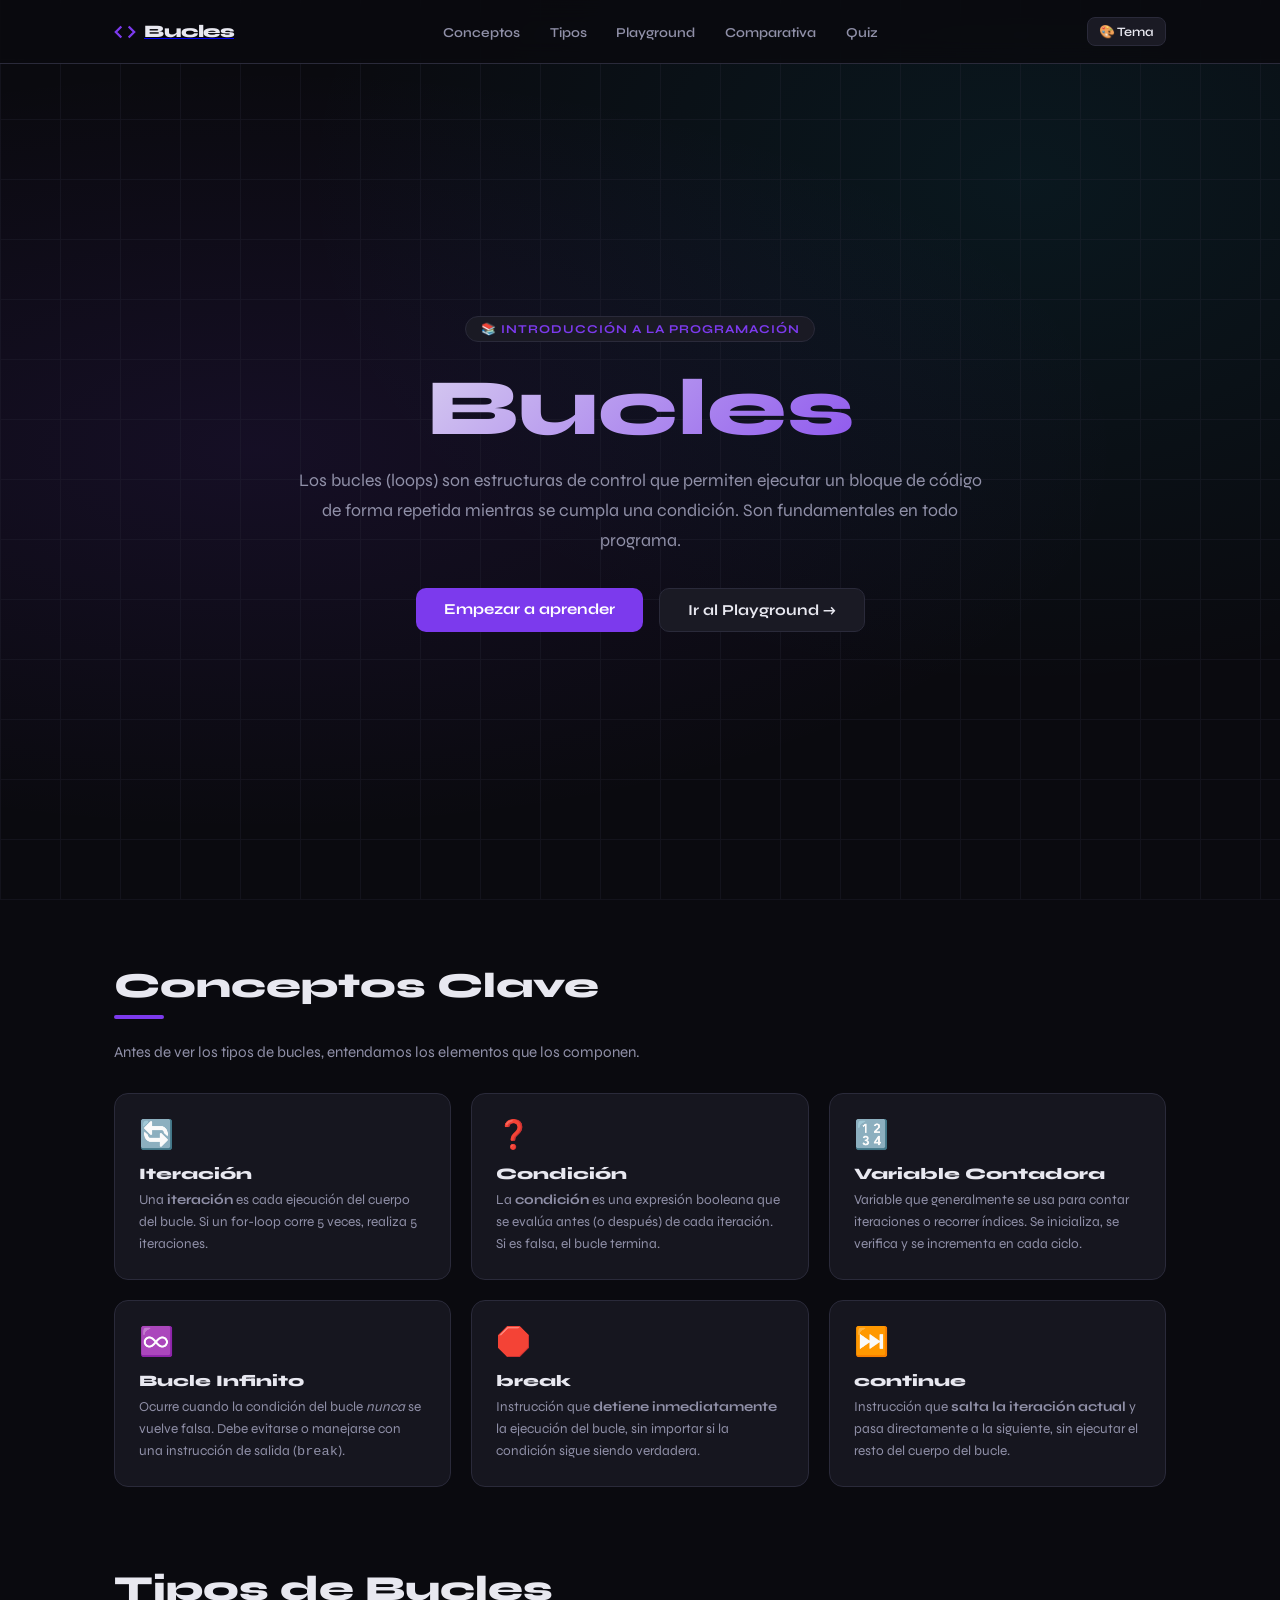
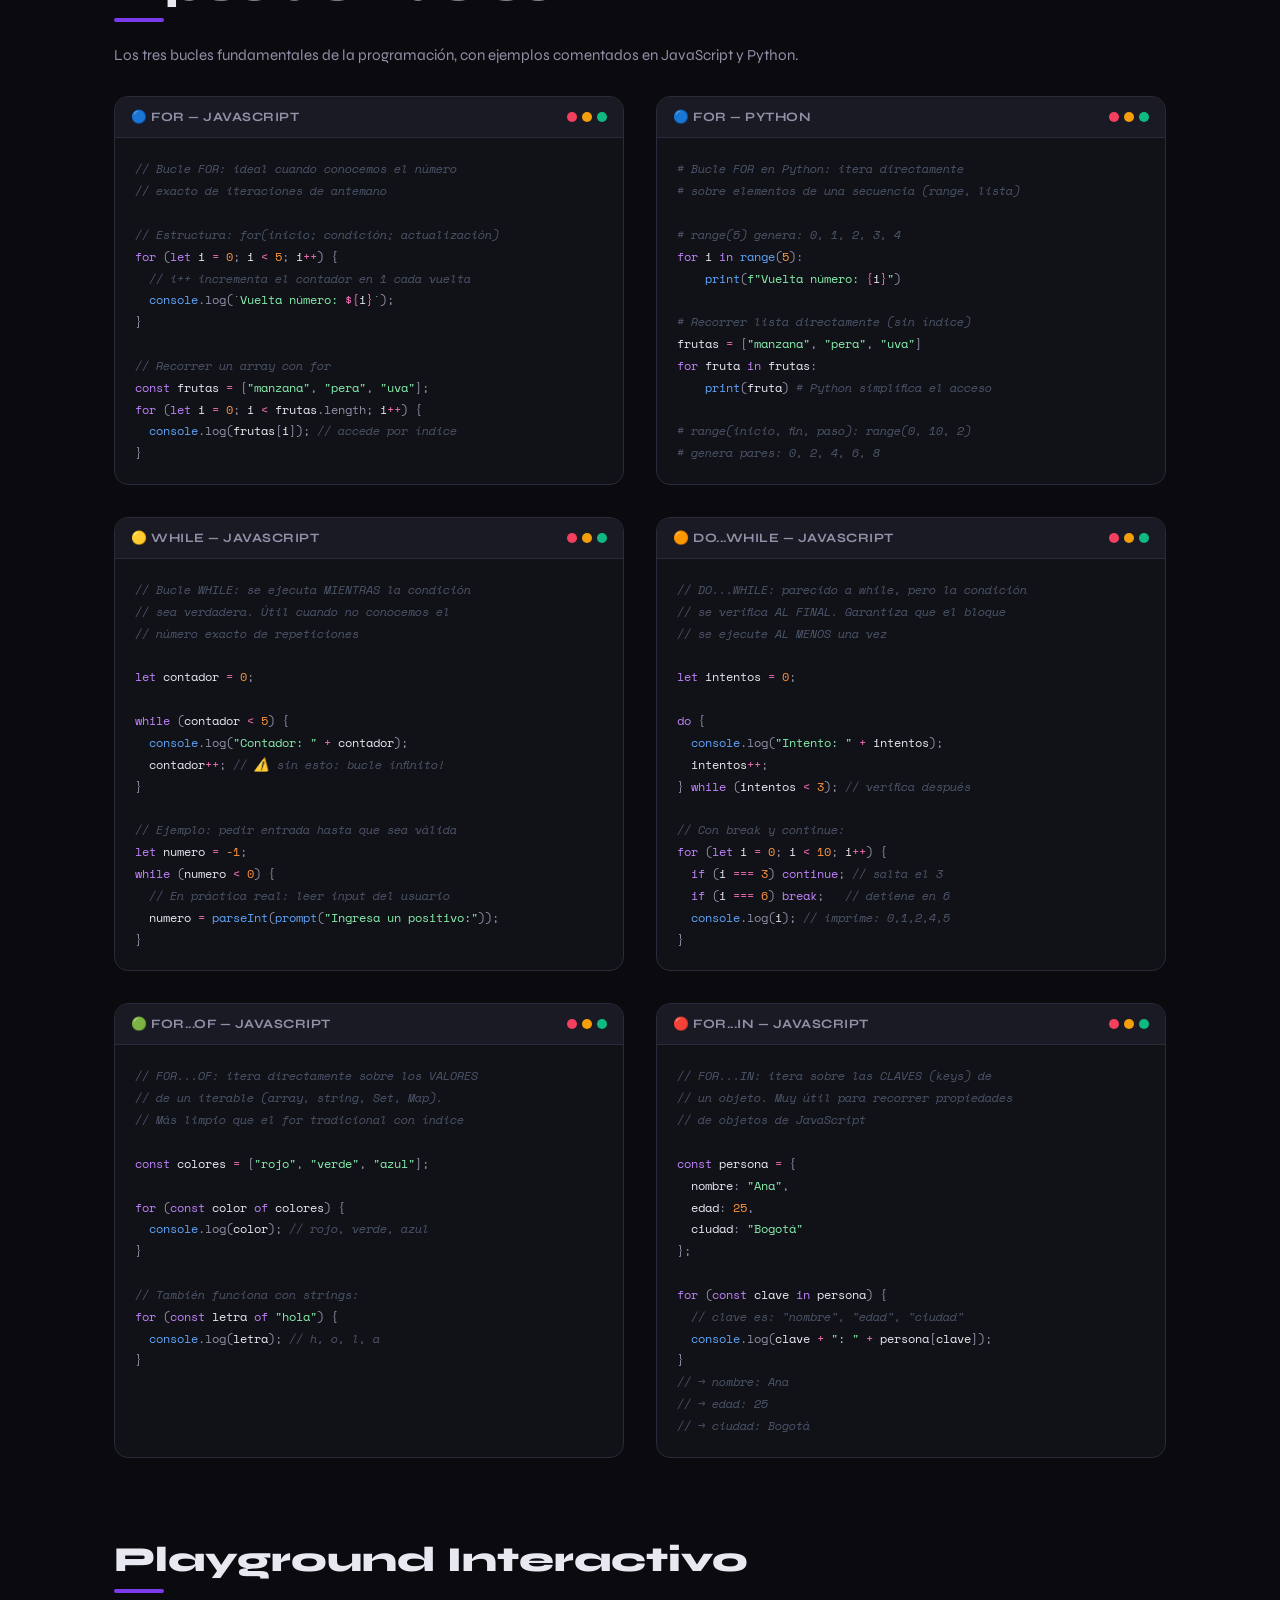
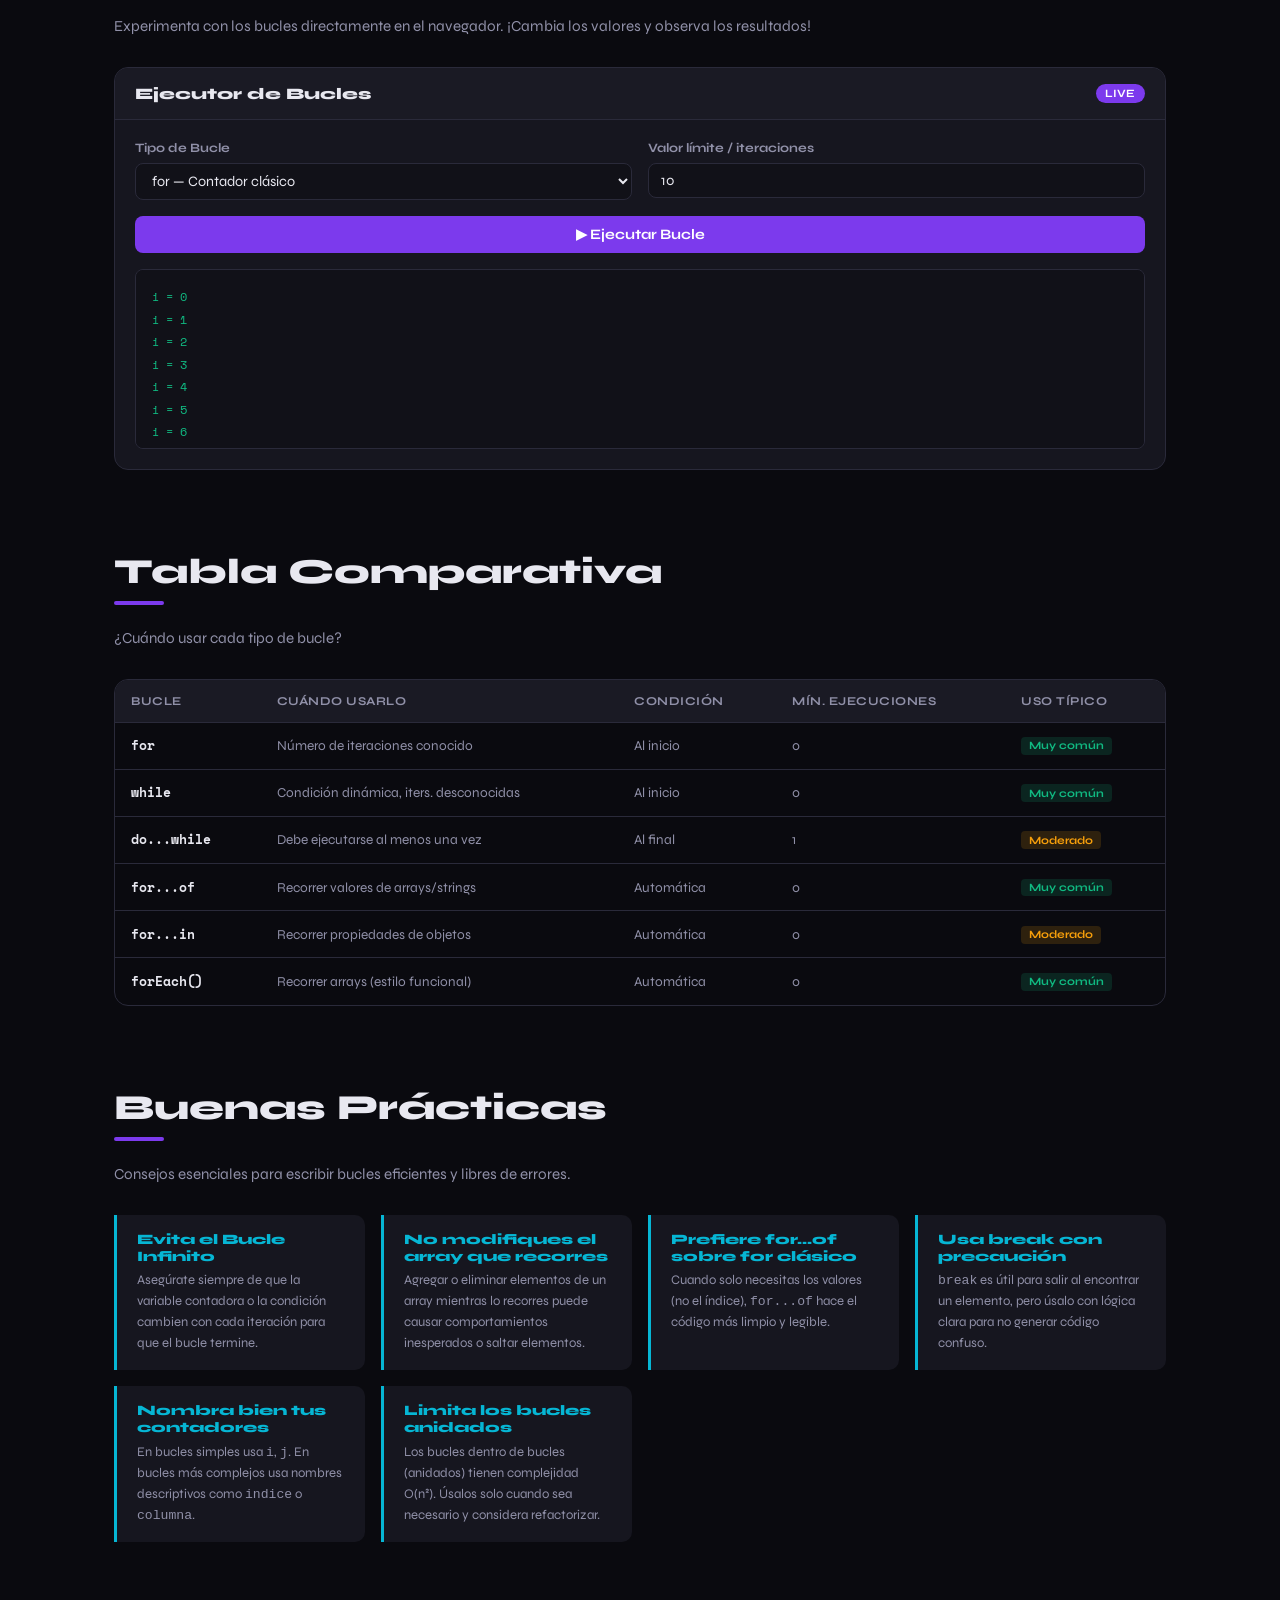
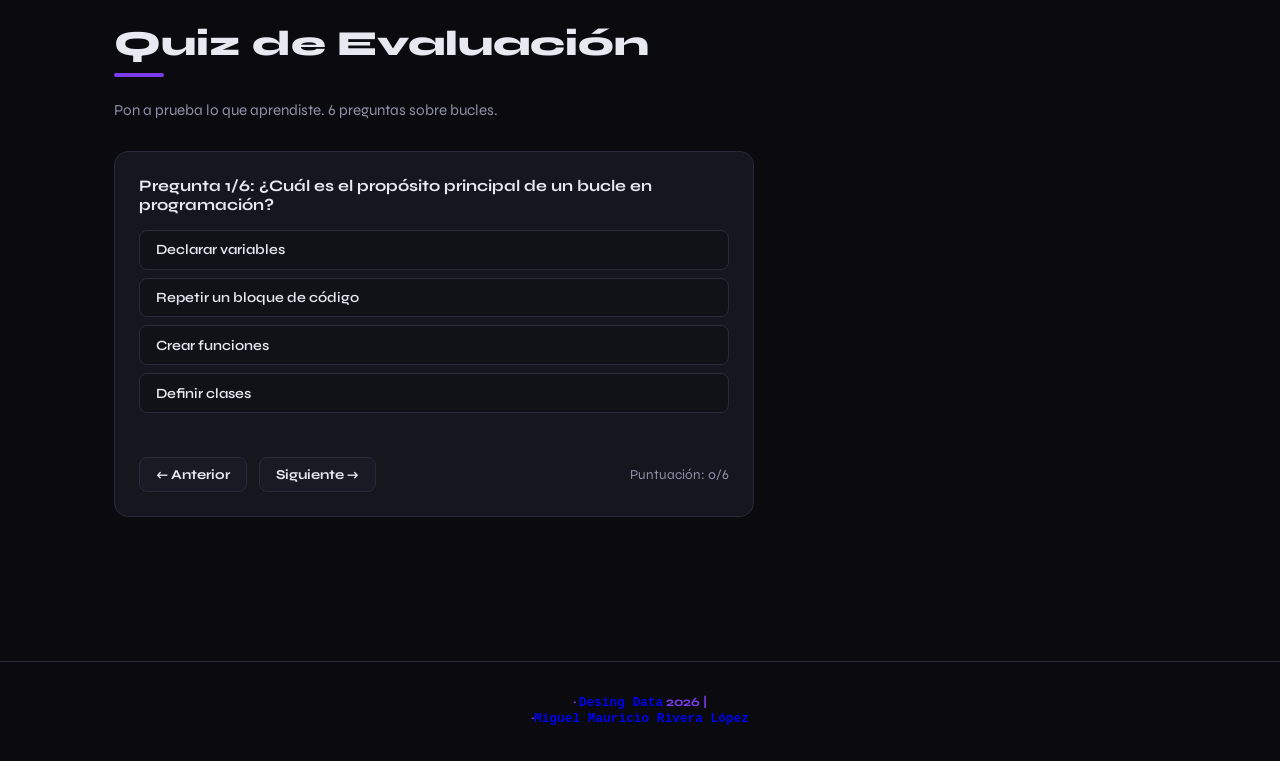
<file: bucles/index.html>
<!DOCTYPE html>
<html lang="es" data-theme="dark">

<head>
  <meta charset="UTF-8">
  <meta name="viewport" content="width=device-width, initial-scale=1.0">
  <meta name="description" content="Bucles en Introducción a la Programación">
  <title>Bucles en Introducción a la Programación</title>
  <link rel="icon" href="https://desingdata.github.io/desingdata/img/DesingData_favicon-96x96.png" sizes="96x96"
    type="image/png">
  <link
    href="https://fonts.googleapis.com/css2?family=Space+Mono:wght@400;700&family=Syne:wght@400;600;800&display=swap"
    rel="stylesheet">
  <link rel="stylesheet" href="css/styles.css">
</head>

<body>

  <!-- ===== NAVBAR ===== -->
  <!-- Barra de navegación con menú hamburguesa para móvil y selector de tema -->
  <nav>
    <div class="nav-inner">
      <div class="nav-logo">
        <svg width="22" height="22" viewBox="0 0 24 24" fill="none" stroke="currentColor" stroke-width="2.5">
          <polyline points="16 18 22 12 16 6" />
          <polyline points="8 6 2 12 8 18" />
        </svg>
        <a href="#inicio"><span>Bucles</span></a>
      </div>

      <!-- Links visibles en desktop -->
      <ul class="nav-links">
        <li><a href="#conceptos">Conceptos</a></li>
        <li><a href="#tipos">Tipos</a></li>
        <li><a href="#playground">Playground</a></li>
        <li><a href="#comparativa">Comparativa</a></li>
        <li><a href="#quiz">Quiz</a></li>
      </ul>

      <div class="nav-controls">
        <!-- Selector de tema con dropdown -->
        <div class="theme-dropdown">
          <button class="theme-btn" id="themeBtn" onclick="toggleThemeMenu()">🎨 Tema</button>
          <div class="theme-menu" id="themeMenu">
            <button onclick="setTheme('dark')" class="active" id="t-dark">
              <span class="dot" style="background:#7c3aed"></span> Oscuro
            </button>
            <button onclick="setTheme('light')" id="t-light">
              <span class="dot" style="background:#f4f4f8;border:1px solid #ccc"></span> Claro
            </button>
            <button onclick="setTheme('ocean')" id="t-ocean">
              <span class="dot" style="background:#00d4ff"></span> Océano
            </button>
            <button onclick="setTheme('forest')" id="t-forest">
              <span class="dot" style="background:#22c55e"></span> Bosque
            </button>
            <button onclick="setTheme('sunset')" id="t-sunset">
              <span class="dot" style="background:#f97316"></span> Atardecer
            </button>
          </div>
        </div>

        <!-- Botón hamburguesa para menú móvil -->
        <button class="hamburger" id="hamburger" onclick="toggleMenu()" aria-label="Menú">
          <span></span><span></span><span></span>
        </button>
      </div>
    </div>
  </nav>

  <!-- Menú desplegable móvil -->
  <div class="mobile-menu" id="mobileMenu">
    <ul>
      <li><a href="#conceptos" onclick="closeMenu()">Conceptos</a></li>
      <li><a href="#tipos" onclick="closeMenu()">Tipos de Bucles</a></li>
      <li><a href="#playground" onclick="closeMenu()">Playground</a></li>
      <li><a href="#comparativa" onclick="closeMenu()">Comparativa</a></li>
      <li><a href="#tips" onclick="closeMenu()">Tips</a></li>
      <li><a href="#quiz" onclick="closeMenu()">Quiz</a></li>
    </ul>
  </div>

  <!-- ===== HERO ===== -->
  <!-- Sección de bienvenida con descripción del tema -->
  <div class="hero" id="inicio">
    <div class="hero-content fade-up">
      <div class="hero-badge">📚 Introducción a la Programación</div>
      <h1>Bucles</h1>
      <p>Los bucles (loops) son estructuras de control que permiten ejecutar un bloque de código de forma repetida
        mientras se cumpla una condición. Son fundamentales en todo programa.</p>
      <div class="hero-btns">
        <a href="#conceptos" class="btn-primary">Empezar a aprender</a>
        <a href="#playground" class="btn-secondary">Ir al Playground →</a>
      </div>
    </div>
  </div>

  <!-- ===== MAIN ===== -->
  <main>

    <!-- SECCIÓN: CONCEPTOS CLAVE -->
    <section id="conceptos">
      <h2>Conceptos Clave</h2>
      <div class="sep"></div>
      <p class="section-sub">Antes de ver los tipos de bucles, entendamos los elementos que los componen.</p>
      <div class="cards">

        <!-- Iteración: una vuelta del bucle -->
        <div class="card">
          <div class="card-icon">🔄</div>
          <h3>Iteración</h3>
          <p>Una <strong>iteración</strong> es cada ejecución del cuerpo del bucle. Si un for-loop corre 5 veces,
            realiza 5 iteraciones.</p>
        </div>

        <!-- Condición: regla que decide si continúa -->
        <div class="card">
          <div class="card-icon">❓</div>
          <h3>Condición</h3>
          <p>La <strong>condición</strong> es una expresión booleana que se evalúa antes (o después) de cada iteración.
            Si es falsa, el bucle termina.</p>
        </div>

        <!-- Contador: variable que lleva la cuenta -->
        <div class="card">
          <div class="card-icon">🔢</div>
          <h3>Variable Contadora</h3>
          <p>Variable que generalmente se usa para contar iteraciones o recorrer índices. Se inicializa, se verifica y
            se incrementa en cada ciclo.</p>
        </div>

        <!-- Bucle infinito: cuando la condición nunca es falsa -->
        <div class="card">
          <div class="card-icon">♾️</div>
          <h3>Bucle Infinito</h3>
          <p>Ocurre cuando la condición del bucle <em>nunca</em> se vuelve falsa. Debe evitarse o manejarse con una
            instrucción de salida (<code>break</code>).</p>
        </div>

        <!-- break: salida forzada del bucle -->
        <div class="card">
          <div class="card-icon">🛑</div>
          <h3>break</h3>
          <p>Instrucción que <strong>detiene inmediatamente</strong> la ejecución del bucle, sin importar si la
            condición sigue siendo verdadera.</p>
        </div>

        <!-- continue: salta al siguiente ciclo -->
        <div class="card">
          <div class="card-icon">⏭️</div>
          <h3>continue</h3>
          <p>Instrucción que <strong>salta la iteración actual</strong> y pasa directamente a la siguiente, sin ejecutar
            el resto del cuerpo del bucle.</p>
        </div>

      </div>
    </section>

    <!-- SECCIÓN: TIPOS DE BUCLES -->
    <section id="tipos">
      <h2>Tipos de Bucles</h2>
      <div class="sep"></div>
      <p class="section-sub">Los tres bucles fundamentales de la programación, con ejemplos comentados en JavaScript y
        Python.</p>

      <div class="code-section">

        <!-- BUCLE FOR: cuando sabes cuántas veces repetir -->
        <div class="code-block">
          <div class="code-header">
            <span class="code-title">🔵 for — JavaScript</span>
            <div class="dots"><span class="dot-r"></span><span class="dot-y"></span><span class="dot-g"></span></div>
          </div>
          <pre><span class="cmt">// Bucle FOR: ideal cuando conocemos el número
// exacto de iteraciones de antemano</span>

<span class="cmt">// Estructura: for(inicio; condición; actualización)</span>
<span class="kw">for</span> (<span class="kw">let</span> <span class="var">i</span> <span class="op">=</span> <span class="num">0</span>; <span class="var">i</span> <span class="op">&lt;</span> <span class="num">5</span>; <span class="var">i</span><span class="op">++</span>) {
  <span class="cmt">// i++ incrementa el contador en 1 cada vuelta</span>
  <span class="fn">console</span>.log(<span class="str">`Vuelta número: </span><span class="op">${</span><span class="var">i</span><span class="op">}</span><span class="str">`</span>);
}

<span class="cmt">// Recorrer un array con for</span>
<span class="kw">const</span> <span class="var">frutas</span> <span class="op">=</span> [<span class="str">"manzana"</span>, <span class="str">"pera"</span>, <span class="str">"uva"</span>];
<span class="kw">for</span> (<span class="kw">let</span> <span class="var">i</span> <span class="op">=</span> <span class="num">0</span>; <span class="var">i</span> <span class="op">&lt;</span> <span class="var">frutas</span>.length; <span class="var">i</span><span class="op">++</span>) {
  <span class="fn">console</span>.log(<span class="var">frutas</span>[<span class="var">i</span>]); <span class="cmt">// accede por índice</span>
}</pre>
        </div>

        <!-- BUCLE FOR en Python -->
        <div class="code-block">
          <div class="code-header">
            <span class="code-title">🔵 for — Python</span>
            <div class="dots"><span class="dot-r"></span><span class="dot-y"></span><span class="dot-g"></span></div>
          </div>
          <pre><span class="cmt"># Bucle FOR en Python: itera directamente
# sobre elementos de una secuencia (range, lista)</span>

<span class="cmt"># range(5) genera: 0, 1, 2, 3, 4</span>
<span class="kw">for</span> <span class="var">i</span> <span class="kw">in</span> <span class="fn">range</span>(<span class="num">5</span>):
    <span class="fn">print</span>(<span class="str">f"Vuelta número: </span><span class="op">{</span><span class="var">i</span><span class="op">}</span><span class="str">"</span>)

<span class="cmt"># Recorrer lista directamente (sin índice)</span>
<span class="var">frutas</span> <span class="op">=</span> [<span class="str">"manzana"</span>, <span class="str">"pera"</span>, <span class="str">"uva"</span>]
<span class="kw">for</span> <span class="var">fruta</span> <span class="kw">in</span> <span class="var">frutas</span>:
    <span class="fn">print</span>(<span class="var">fruta</span>) <span class="cmt"># Python simplifica el acceso</span>

<span class="cmt"># range(inicio, fin, paso): range(0, 10, 2)
# genera pares: 0, 2, 4, 6, 8</span></pre>
        </div>

        <!-- BUCLE WHILE: cuando no sabes cuántas veces -->
        <div class="code-block">
          <div class="code-header">
            <span class="code-title">🟡 while — JavaScript</span>
            <div class="dots"><span class="dot-r"></span><span class="dot-y"></span><span class="dot-g"></span></div>
          </div>
          <pre><span class="cmt">// Bucle WHILE: se ejecuta MIENTRAS la condición
// sea verdadera. Útil cuando no conocemos el
// número exacto de repeticiones</span>

<span class="kw">let</span> <span class="var">contador</span> <span class="op">=</span> <span class="num">0</span>;

<span class="kw">while</span> (<span class="var">contador</span> <span class="op">&lt;</span> <span class="num">5</span>) {
  <span class="fn">console</span>.log(<span class="str">"Contador: "</span> <span class="op">+</span> <span class="var">contador</span>);
  <span class="var">contador</span><span class="op">++</span>; <span class="cmt">// ⚠️ sin esto: bucle infinito!</span>
}

<span class="cmt">// Ejemplo: pedir entrada hasta que sea válida</span>
<span class="kw">let</span> <span class="var">numero</span> <span class="op">=</span> <span class="num">-1</span>;
<span class="kw">while</span> (<span class="var">numero</span> <span class="op">&lt;</span> <span class="num">0</span>) {
  <span class="cmt">// En práctica real: leer input del usuario</span>
  <span class="var">numero</span> <span class="op">=</span> <span class="fn">parseInt</span>(<span class="fn">prompt</span>(<span class="str">"Ingresa un positivo:"</span>));
}</pre>
        </div>

        <!-- BUCLE DO-WHILE: ejecuta al menos una vez -->
        <div class="code-block">
          <div class="code-header">
            <span class="code-title">🟠 do...while — JavaScript</span>
            <div class="dots"><span class="dot-r"></span><span class="dot-y"></span><span class="dot-g"></span></div>
          </div>
          <pre><span class="cmt">// DO...WHILE: parecido a while, pero la condición
// se verifica AL FINAL. Garantiza que el bloque
// se ejecute AL MENOS una vez</span>

<span class="kw">let</span> <span class="var">intentos</span> <span class="op">=</span> <span class="num">0</span>;

<span class="kw">do</span> {
  <span class="fn">console</span>.log(<span class="str">"Intento: "</span> <span class="op">+</span> <span class="var">intentos</span>);
  <span class="var">intentos</span><span class="op">++</span>;
} <span class="kw">while</span> (<span class="var">intentos</span> <span class="op">&lt;</span> <span class="num">3</span>); <span class="cmt">// verifica después</span>

<span class="cmt">// Con break y continue:</span>
<span class="kw">for</span> (<span class="kw">let</span> <span class="var">i</span> <span class="op">=</span> <span class="num">0</span>; <span class="var">i</span> <span class="op">&lt;</span> <span class="num">10</span>; <span class="var">i</span><span class="op">++</span>) {
  <span class="kw">if</span> (<span class="var">i</span> <span class="op">===</span> <span class="num">3</span>) <span class="kw">continue</span>; <span class="cmt">// salta el 3</span>
  <span class="kw">if</span> (<span class="var">i</span> <span class="op">===</span> <span class="num">6</span>) <span class="kw">break</span>;   <span class="cmt">// detiene en 6</span>
  <span class="fn">console</span>.log(<span class="var">i</span>); <span class="cmt">// imprime: 0,1,2,4,5</span>
}</pre>
        </div>

        <!-- FOR...OF: recorre valores de iterables -->
        <div class="code-block">
          <div class="code-header">
            <span class="code-title">🟢 for...of — JavaScript</span>
            <div class="dots"><span class="dot-r"></span><span class="dot-y"></span><span class="dot-g"></span></div>
          </div>
          <pre><span class="cmt">// FOR...OF: itera directamente sobre los VALORES
// de un iterable (array, string, Set, Map).
// Más limpio que el for tradicional con índice</span>

<span class="kw">const</span> <span class="var">colores</span> <span class="op">=</span> [<span class="str">"rojo"</span>, <span class="str">"verde"</span>, <span class="str">"azul"</span>];

<span class="kw">for</span> (<span class="kw">const</span> <span class="var">color</span> <span class="kw">of</span> <span class="var">colores</span>) {
  <span class="fn">console</span>.log(<span class="var">color</span>); <span class="cmt">// rojo, verde, azul</span>
}

<span class="cmt">// También funciona con strings:</span>
<span class="kw">for</span> (<span class="kw">const</span> <span class="var">letra</span> <span class="kw">of</span> <span class="str">"hola"</span>) {
  <span class="fn">console</span>.log(<span class="var">letra</span>); <span class="cmt">// h, o, l, a</span>
}</pre>
        </div>

        <!-- FOR...IN: recorre propiedades de objetos -->
        <div class="code-block">
          <div class="code-header">
            <span class="code-title">🔴 for...in — JavaScript</span>
            <div class="dots"><span class="dot-r"></span><span class="dot-y"></span><span class="dot-g"></span></div>
          </div>
          <pre><span class="cmt">// FOR...IN: itera sobre las CLAVES (keys) de
// un objeto. Muy útil para recorrer propiedades
// de objetos de JavaScript</span>

<span class="kw">const</span> <span class="var">persona</span> <span class="op">=</span> {
  <span class="var">nombre</span>: <span class="str">"Ana"</span>,
  <span class="var">edad</span>: <span class="num">25</span>,
  <span class="var">ciudad</span>: <span class="str">"Bogotá"</span>
};

<span class="kw">for</span> (<span class="kw">const</span> <span class="var">clave</span> <span class="kw">in</span> <span class="var">persona</span>) {
  <span class="cmt">// clave es: "nombre", "edad", "ciudad"</span>
  <span class="fn">console</span>.log(<span class="var">clave</span> <span class="op">+</span> <span class="str">": "</span> <span class="op">+</span> <span class="var">persona</span>[<span class="var">clave</span>]);
}
<span class="cmt">// → nombre: Ana
// → edad: 25
// → ciudad: Bogotá</span></pre>
        </div>

      </div>
    </section>

    <!-- SECCIÓN: PLAYGROUND -->
    <!-- Área interactiva para experimentar con bucles en tiempo real -->
    <section id="playground">
      <h2>Playground Interactivo</h2>
      <div class="sep"></div>
      <p class="section-sub">Experimenta con los bucles directamente en el navegador. ¡Cambia los valores y observa los
        resultados!</p>

      <div class="playground">
        <div class="playground-header">
          <h3>Ejecutor de Bucles</h3>
          <span class="tag">LIVE</span>
        </div>
        <div class="playground-body">

          <div>
            <label for="loopType">Tipo de Bucle</label>
            <select class="pg-select" id="loopType">
              <option value="for">for — Contador clásico</option>
              <option value="while">while — Condición</option>
              <option value="dowhile">do...while — Al menos 1 vez</option>
              <option value="forof">for...of — Recorrer array</option>
              <option value="fizz">FizzBuzz — Ejemplo clásico</option>
              <option value="tabla">Tabla de multiplicar</option>
              <option value="sumar">Sumar elementos de array</option>
            </select>
          </div>

          <div>
            <label for="loopLimit">Valor límite / iteraciones</label>
            <input class="pg-input" type="number" id="loopLimit" value="10" min="1" max="50">
          </div>

          <button class="pg-run-btn" onclick="runLoop()">▶ Ejecutar Bucle</button>

          <div class="pg-output" id="pgOutput">
            <span style="color:var(--text2)">// El resultado aparecerá aquí...</span>
          </div>

        </div>
      </div>
    </section>

    <!-- SECCIÓN: COMPARATIVA -->
    <section id="comparativa">
      <h2>Tabla Comparativa</h2>
      <div class="sep"></div>
      <p class="section-sub">¿Cuándo usar cada tipo de bucle?</p>

      <div class="table-wrap">
        <table>
          <thead>
            <tr>
              <th>Bucle</th>
              <th>Cuándo usarlo</th>
              <th>Condición</th>
              <th>Mín. ejecuciones</th>
              <th>Uso típico</th>
            </tr>
          </thead>
          <tbody>
            <tr>
              <td>for</td>
              <td>Número de iteraciones conocido</td>
              <td>Al inicio</td>
              <td>0</td>
              <td><span class="badge good">Muy común</span></td>
            </tr>
            <tr>
              <td>while</td>
              <td>Condición dinámica, iters. desconocidas</td>
              <td>Al inicio</td>
              <td>0</td>
              <td><span class="badge good">Muy común</span></td>
            </tr>
            <tr>
              <td>do...while</td>
              <td>Debe ejecutarse al menos una vez</td>
              <td>Al final</td>
              <td>1</td>
              <td><span class="badge med">Moderado</span></td>
            </tr>
            <tr>
              <td>for...of</td>
              <td>Recorrer valores de arrays/strings</td>
              <td>Automática</td>
              <td>0</td>
              <td><span class="badge good">Muy común</span></td>
            </tr>
            <tr>
              <td>for...in</td>
              <td>Recorrer propiedades de objetos</td>
              <td>Automática</td>
              <td>0</td>
              <td><span class="badge med">Moderado</span></td>
            </tr>
            <tr>
              <td>forEach()</td>
              <td>Recorrer arrays (estilo funcional)</td>
              <td>Automática</td>
              <td>0</td>
              <td><span class="badge good">Muy común</span></td>
            </tr>
          </tbody>
        </table>
      </div>
    </section>

    <!-- SECCIÓN: TIPS -->
    <section id="tips">
      <h2>Buenas Prácticas</h2>
      <div class="sep"></div>
      <p class="section-sub">Consejos esenciales para escribir bucles eficientes y libres de errores.</p>
      <div class="tips-grid">
        <div class="tip">
          <h4>Evita el Bucle Infinito</h4>
          <p>Asegúrate siempre de que la variable contadora o la condición cambien con cada iteración para que el bucle
            termine.</p>
        </div>
        <div class="tip">
          <h4>No modifiques el array que recorres</h4>
          <p>Agregar o eliminar elementos de un array mientras lo recorres puede causar comportamientos inesperados o
            saltar elementos.</p>
        </div>
        <div class="tip">
          <h4>Prefiere for...of sobre for clásico</h4>
          <p>Cuando solo necesitas los valores (no el índice), <code>for...of</code> hace el código más limpio y
            legible.</p>
        </div>
        <div class="tip">
          <h4>Usa break con precaución</h4>
          <p><code>break</code> es útil para salir al encontrar un elemento, pero úsalo con lógica clara para no generar
            código confuso.</p>
        </div>
        <div class="tip">
          <h4>Nombra bien tus contadores</h4>
          <p>En bucles simples usa <code>i</code>, <code>j</code>. En bucles más complejos usa nombres descriptivos como
            <code>indice</code> o <code>columna</code>.</p>
        </div>
        <div class="tip">
          <h4>Limita los bucles anidados</h4>
          <p>Los bucles dentro de bucles (anidados) tienen complejidad O(n²). Úsalos solo cuando sea necesario y
            considera refactorizar.</p>
        </div>
      </div>
    </section>

    <!-- SECCIÓN: QUIZ -->
    <!-- Mini evaluación interactiva para reforzar el aprendizaje -->
    <section id="quiz">
      <h2>Quiz de Evaluación</h2>
      <div class="sep"></div>
      <p class="section-sub">Pon a prueba lo que aprendiste. 6 preguntas sobre bucles.</p>
      <div class="quiz-card">
        <p class="quiz-q" id="quizQuestion"></p>
        <div class="quiz-opts" id="quizOpts"></div>
        <p class="quiz-feedback" id="quizFeedback"></p>
        <div class="quiz-nav">
          <button onclick="prevQ()">← Anterior</button>
          <button onclick="nextQ()">Siguiente →</button>
          <span class="quiz-score" id="quizScore"></span>
        </div>
      </div>
    </section>

  </main>

  <!-- ===== FOOTER ===== -->
  <footer>
    <p><strong>· <a style="text-decoration: none;" href="https://desingdata.github.io/desingdata/"
          target="_blank"><code>Desing
        Data</code> </a> 2026 |</strong></p>
    <p><strong>·<a style="text-decoration: none;" href="https://miguelmauricioriveralopez18686.github.io/mrlPortafolio/"
          target="_blank"><code>Miguel Mauricio Rivera López</a></strong></p>
</footer>

<script src="js/script.js"></script>
</body>
</html>
</file>
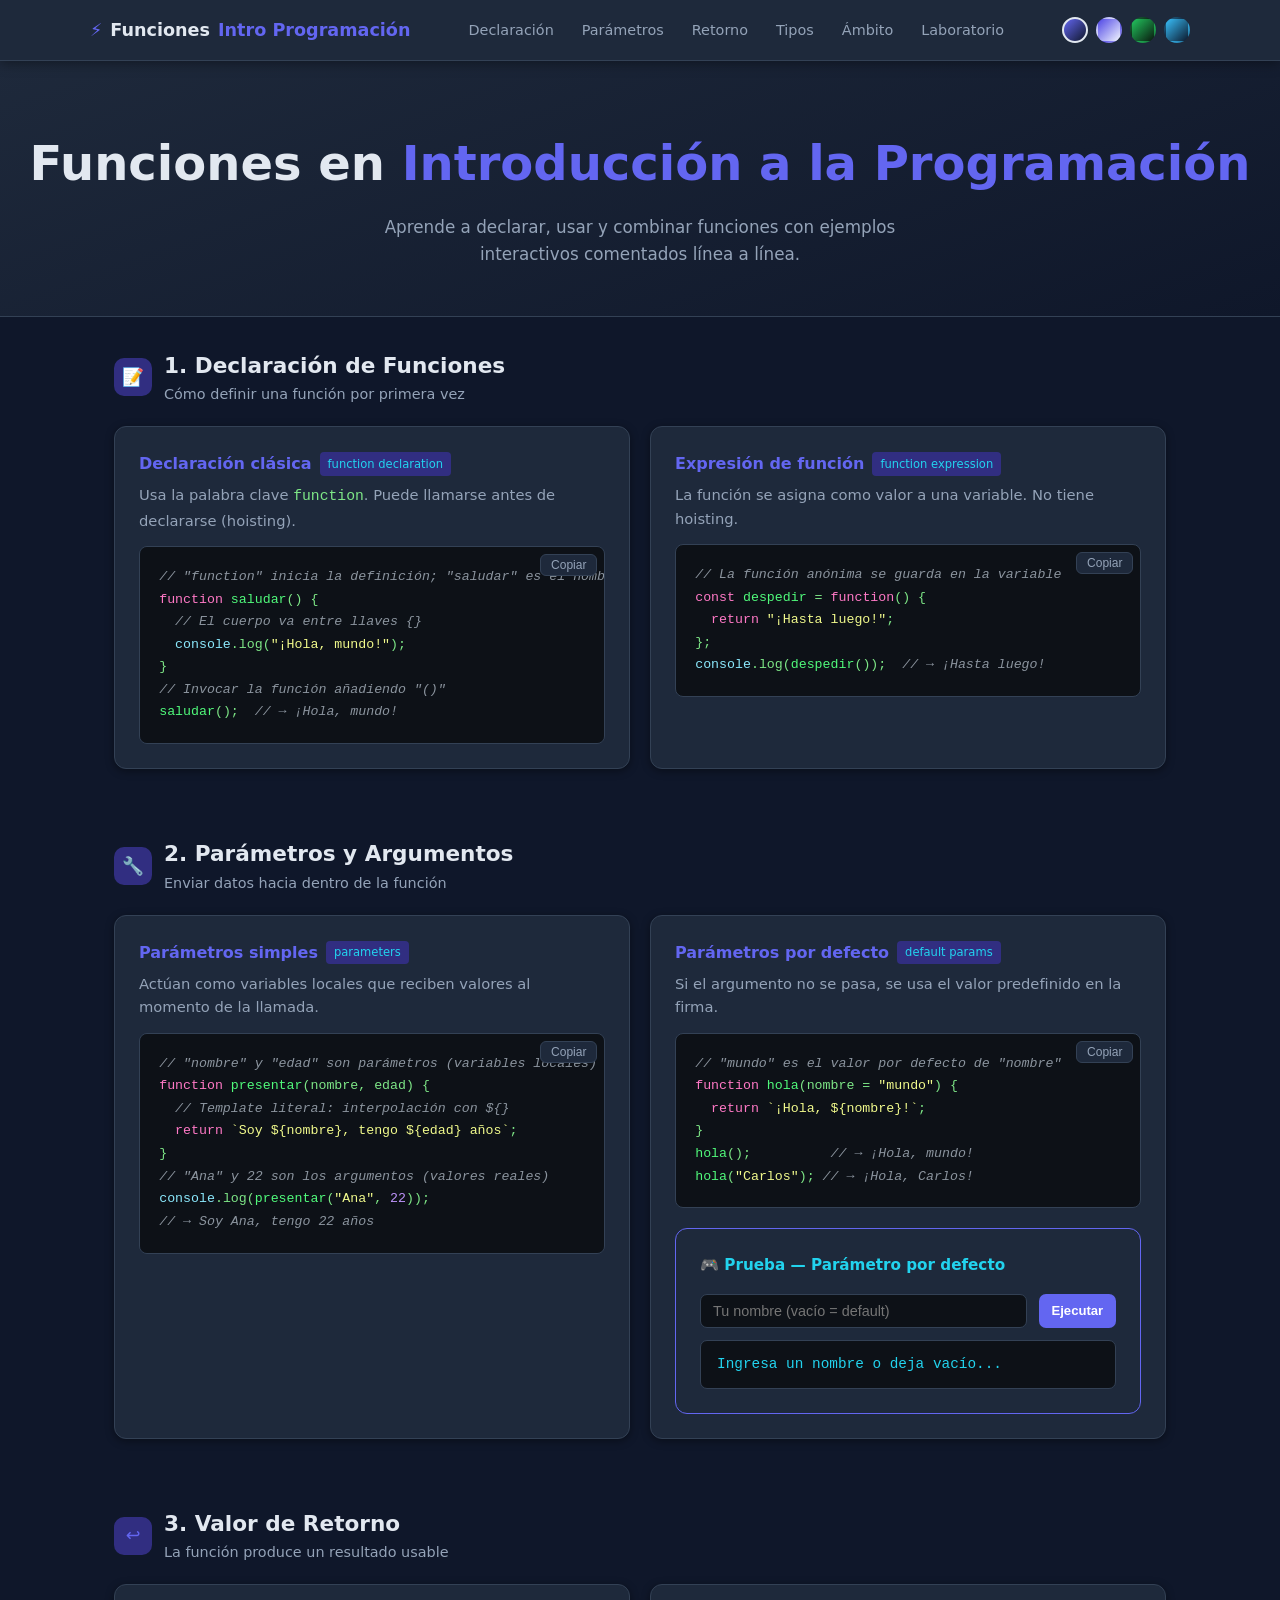
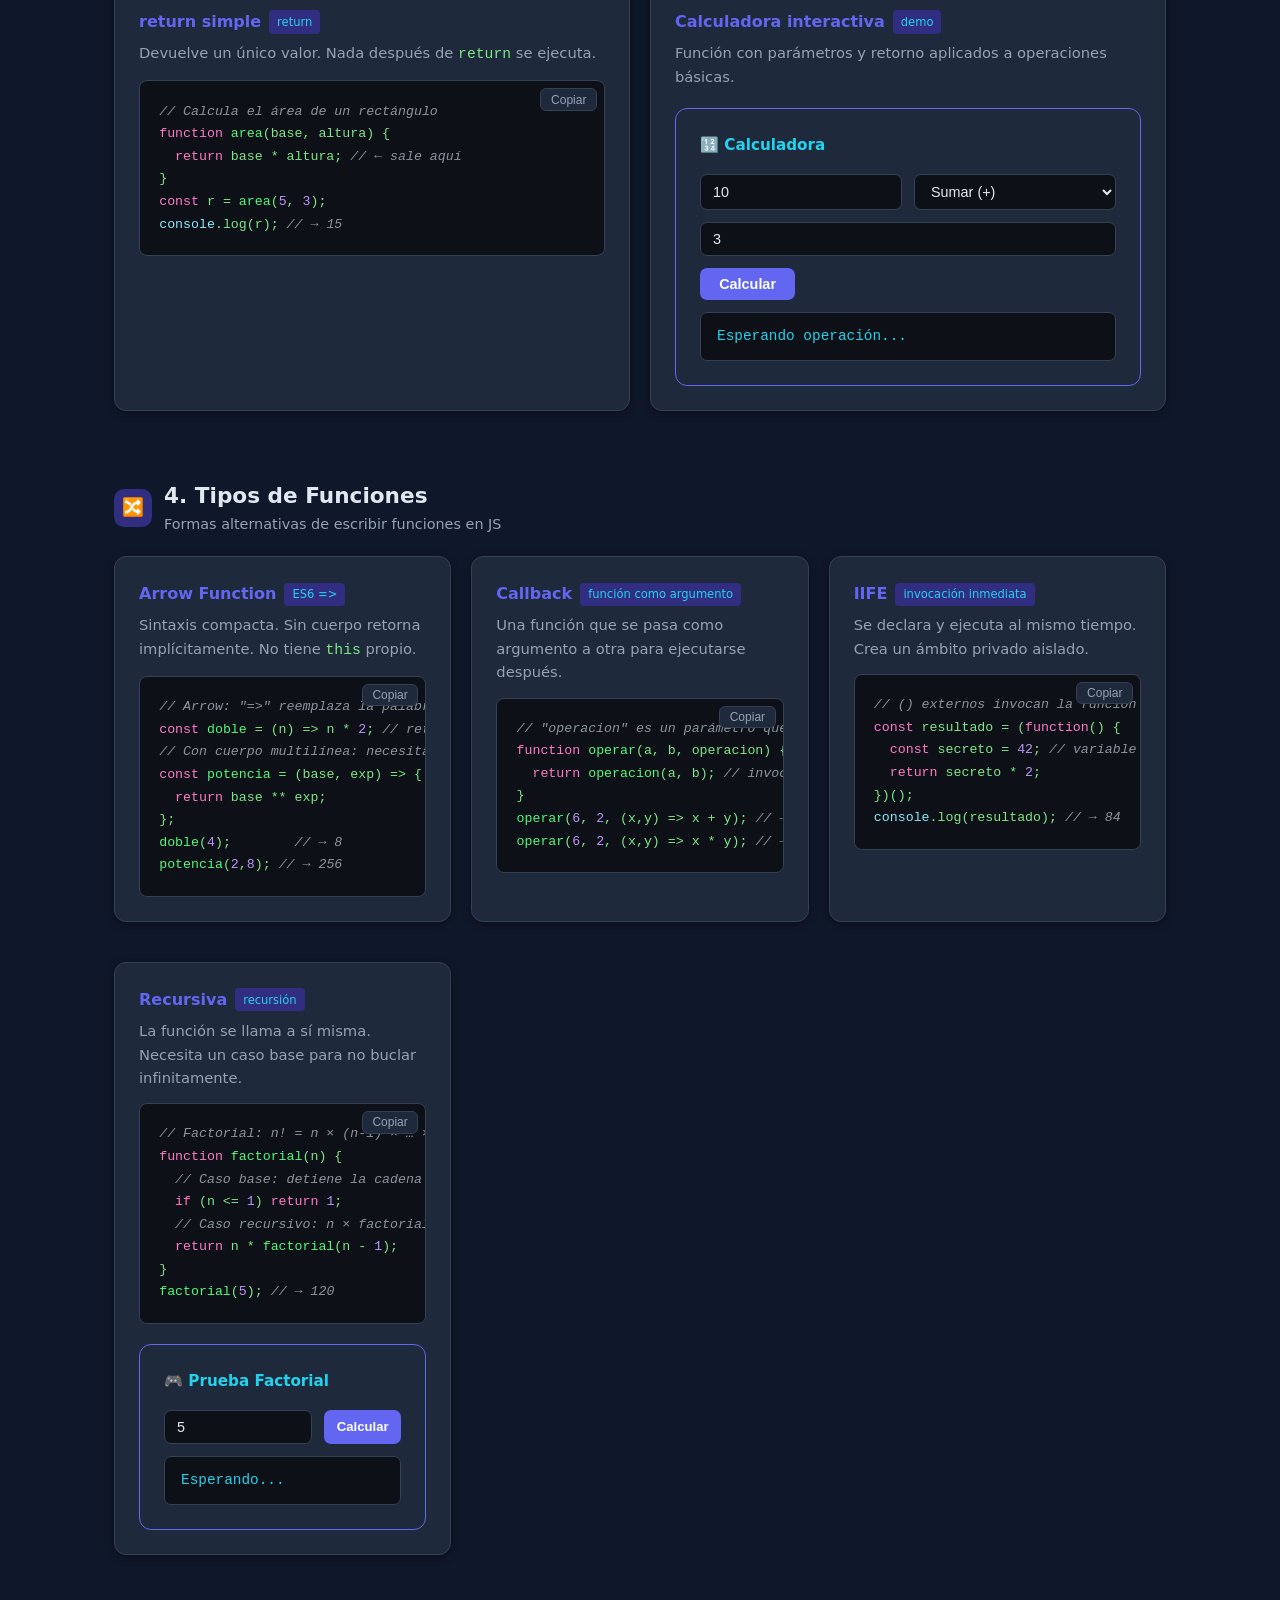
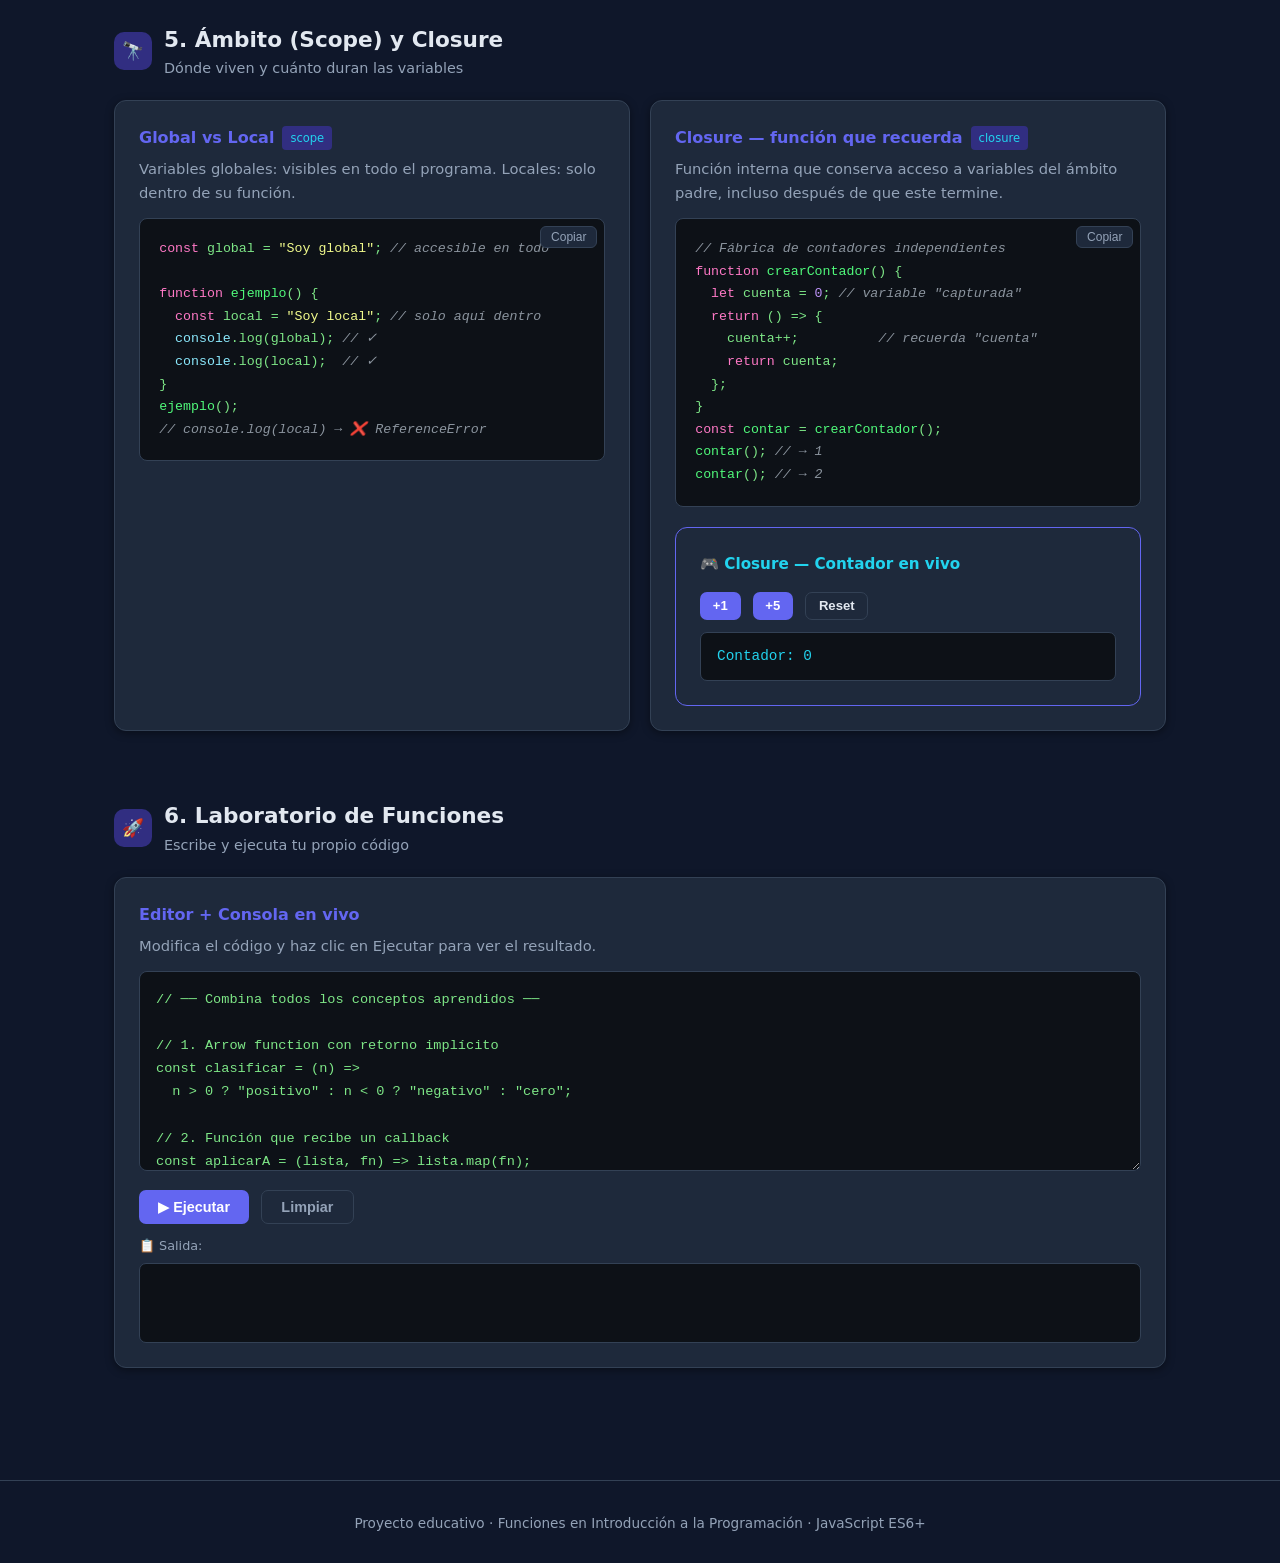
<file: funciones/index.html>
<!DOCTYPE html>
<html lang="es" data-theme="dark">

<head>
  <meta charset="UTF-8" />
  <meta name="viewport" content="width=device-width, initial-scale=1.0" />
  <title>Funciones en Introducción a la Programación</title>
  <link rel="icon" href="https://desingdata.github.io/desingdata/img/DesingData_favicon-96x96.png" sizes="96x96"
    type="image/png">
  <link rel="stylesheet" href="css/style.css">
</head>

<body>
  <nav>
    <div class="nav-inner">
      <div class="nav-logo">⚡ <span>Funciones </span> Intro Programación</div>
      <button class="hamburger" id="hamburger">
        <div class="bar"></div>
        <div class="bar"></div>
        <div class="bar"></div>
      </button>
      <ul class="nav-links" id="navLinks">
        <li><a href="#declaracion">Declaración</a></li>
        <li><a href="#parametros">Parámetros</a></li>
        <li><a href="#retorno">Retorno</a></li>
        <li><a href="#tipos">Tipos</a></li>
        <li><a href="#ambito">Ámbito</a></li>
        <li><a href="#lab">Laboratorio</a></li>
      </ul>
      <div class="nav-controls">
        <button class="theme-btn active" data-t="dark" title="Oscuro"></button>
        <button class="theme-btn" data-t="light" title="Claro"></button>
        <button class="theme-btn" data-t="forest" title="Bosque"></button>
        <button class="theme-btn" data-t="ocean" title="Océano"></button>
      </div>
    </div>
  </nav>

  <div class="hero">
    <h1>Funciones en <span>Introducción a la Programación</span></h1>
    <p>Aprende a declarar, usar y combinar funciones con ejemplos interactivos comentados línea a línea.</p>
  </div>

  <main>
    <section class="section" id="declaracion">
      <div class="section-header">
        <div class="section-icon">📝</div>
        <div>
          <h2>1. Declaración de Funciones</h2>
          <div class="subtitle">Cómo definir una función por primera vez</div>
        </div>
      </div>
      <div class="grid-2">
        <div class="card">
          <h3>Declaración clásica <span class="tag">function declaration</span></h3>
          <p>Usa la palabra clave <code>function</code>. Puede llamarse antes de declararse (hoisting).</p>
          <div class="code-wrap"><button class="copy-btn" onclick="copiar(this)">Copiar</button>
            <pre><code><span class="c-comment">// "function" inicia la definición; "saludar" es el nombre</span>
<span class="c-key">function</span> <span class="c-fn">saludar</span>() {
  <span class="c-comment">// El cuerpo va entre llaves {}</span>
  <span class="c-builtin">console</span>.log(<span class="c-str">"¡Hola, mundo!"</span>);
}
<span class="c-comment">// Invocar la función añadiendo "()"</span>
<span class="c-fn">saludar</span>();  <span class="c-comment">// → ¡Hola, mundo!</span></code></pre>
          </div>
        </div>
        <div class="card">
          <h3>Expresión de función <span class="tag">function expression</span></h3>
          <p>La función se asigna como valor a una variable. No tiene hoisting.</p>
          <div class="code-wrap"><button class="copy-btn" onclick="copiar(this)">Copiar</button>
            <pre><code><span class="c-comment">// La función anónima se guarda en la variable</span>
<span class="c-key">const</span> <span class="c-fn">despedir</span> = <span class="c-key">function</span>() {
  <span class="c-key">return</span> <span class="c-str">"¡Hasta luego!"</span>;
};
<span class="c-builtin">console</span>.log(<span class="c-fn">despedir</span>());  <span class="c-comment">// → ¡Hasta luego!</span></code></pre>
          </div>
        </div>
      </div>
    </section>

    <section class="section" id="parametros">
      <div class="section-header">
        <div class="section-icon">🔧</div>
        <div>
          <h2>2. Parámetros y Argumentos</h2>
          <div class="subtitle">Enviar datos hacia dentro de la función</div>
        </div>
      </div>
      <div class="grid-2">
        <div class="card">
          <h3>Parámetros simples <span class="tag">parameters</span></h3>
          <p>Actúan como variables locales que reciben valores al momento de la llamada.</p>
          <div class="code-wrap"><button class="copy-btn" onclick="copiar(this)">Copiar</button>
            <pre><code><span class="c-comment">// "nombre" y "edad" son parámetros (variables locales)</span>
<span class="c-key">function</span> <span class="c-fn">presentar</span>(nombre, edad) {
  <span class="c-comment">// Template literal: interpolación con ${}</span>
  <span class="c-key">return</span> <span class="c-str">`Soy ${nombre}, tengo ${edad} años`</span>;
}
<span class="c-comment">// "Ana" y 22 son los argumentos (valores reales)</span>
<span class="c-builtin">console</span>.log(<span class="c-fn">presentar</span>(<span class="c-str">"Ana"</span>, <span class="c-num">22</span>));
<span class="c-comment">// → Soy Ana, tengo 22 años</span></code></pre>
          </div>
        </div>
        <div class="card">
          <h3>Parámetros por defecto <span class="tag">default params</span></h3>
          <p>Si el argumento no se pasa, se usa el valor predefinido en la firma.</p>
          <div class="code-wrap"><button class="copy-btn" onclick="copiar(this)">Copiar</button>
            <pre><code><span class="c-comment">// "mundo" es el valor por defecto de "nombre"</span>
<span class="c-key">function</span> <span class="c-fn">hola</span>(nombre = <span class="c-str">"mundo"</span>) {
  <span class="c-key">return</span> <span class="c-str">`¡Hola, ${nombre}!`</span>;
}
<span class="c-fn">hola</span>();          <span class="c-comment">// → ¡Hola, mundo!</span>
<span class="c-fn">hola</span>(<span class="c-str">"Carlos"</span>); <span class="c-comment">// → ¡Hola, Carlos!</span></code></pre>
          </div>
          <div class="demo">
            <h4>🎮 Prueba — Parámetro por defecto</h4>
            <div class="demo-row"><input id="p-nombre" placeholder="Tu nombre (vacío = default)"><button
                class="btn btn-sm" onclick="demoHola()">Ejecutar</button></div>
            <div class="result" id="r-hola">Ingresa un nombre o deja vacío...</div>
          </div>
        </div>
      </div>
    </section>

    <section class="section" id="retorno">
      <div class="section-header">
        <div class="section-icon">↩️</div>
        <div>
          <h2>3. Valor de Retorno</h2>
          <div class="subtitle">La función produce un resultado usable</div>
        </div>
      </div>
      <div class="grid-2">
        <div class="card">
          <h3>return simple <span class="tag">return</span></h3>
          <p>Devuelve un único valor. Nada después de <code>return</code> se ejecuta.</p>
          <div class="code-wrap"><button class="copy-btn" onclick="copiar(this)">Copiar</button>
            <pre><code><span class="c-comment">// Calcula el área de un rectángulo</span>
<span class="c-key">function</span> <span class="c-fn">area</span>(base, altura) {
  <span class="c-key">return</span> base * altura; <span class="c-comment">// ← sale aquí</span>
}
<span class="c-key">const</span> r = <span class="c-fn">area</span>(<span class="c-num">5</span>, <span class="c-num">3</span>);
<span class="c-builtin">console</span>.log(r); <span class="c-comment">// → 15</span></code></pre>
          </div>
        </div>
        <div class="card">
          <h3>Calculadora interactiva <span class="tag">demo</span></h3>
          <p>Función con parámetros y retorno aplicados a operaciones básicas.</p>
          <div class="demo">
            <h4>🔢 Calculadora</h4>
            <div class="demo-row">
              <input id="c-a" type="number" value="10">
              <select id="c-op">
                <option value="+">Sumar (+)</option>
                <option value="-">Restar (-)</option>
                <option value="*">Multiplicar (×)</option>
                <option value="/">Dividir (÷)</option>
                <option value="%">Módulo (%)</option>
                <option value="**">Potencia (^)</option>
              </select>
              <input id="c-b" type="number" value="3">
            </div>
            <div class="demo-row"><button class="btn" onclick="demoCalc()">Calcular</button></div>
            <div class="result" id="r-calc">Esperando operación...</div>
          </div>
        </div>
      </div>
    </section>

    <section class="section" id="tipos">
      <div class="section-header">
        <div class="section-icon">🔀</div>
        <div>
          <h2>4. Tipos de Funciones</h2>
          <div class="subtitle">Formas alternativas de escribir funciones en JS</div>
        </div>
      </div>
      <div class="grid-2">
        <div class="card">
          <h3>Arrow Function <span class="tag">ES6 =&gt;</span></h3>
          <p>Sintaxis compacta. Sin cuerpo retorna implícitamente. No tiene <code>this</code> propio.</p>
          <div class="code-wrap"><button class="copy-btn" onclick="copiar(this)">Copiar</button>
            <pre><code><span class="c-comment">// Arrow: "=>" reemplaza la palabra "function"</span>
<span class="c-key">const</span> <span class="c-fn">doble</span> = (n) => n * <span class="c-num">2</span>; <span class="c-comment">// return implícito</span>
<span class="c-comment">// Con cuerpo multilínea: necesita {} y return</span>
<span class="c-key">const</span> <span class="c-fn">potencia</span> = (base, exp) => {
  <span class="c-key">return</span> base ** exp;
};
<span class="c-fn">doble</span>(<span class="c-num">4</span>);        <span class="c-comment">// → 8</span>
<span class="c-fn">potencia</span>(<span class="c-num">2</span>,<span class="c-num">8</span>); <span class="c-comment">// → 256</span></code></pre>
          </div>
        </div>
        <div class="card">
          <h3>Callback <span class="tag">función como argumento</span></h3>
          <p>Una función que se pasa como argumento a otra para ejecutarse después.</p>
          <div class="code-wrap"><button class="copy-btn" onclick="copiar(this)">Copiar</button>
            <pre><code><span class="c-comment">// "operacion" es un parámetro que espera una función</span>
<span class="c-key">function</span> <span class="c-fn">operar</span>(a, b, operacion) {
  <span class="c-key">return</span> <span class="c-fn">operacion</span>(a, b); <span class="c-comment">// invoca el callback</span>
}
<span class="c-fn">operar</span>(<span class="c-num">6</span>, <span class="c-num">2</span>, (x,y) => x + y); <span class="c-comment">// → 8</span>
<span class="c-fn">operar</span>(<span class="c-num">6</span>, <span class="c-num">2</span>, (x,y) => x * y); <span class="c-comment">// → 12</span></code></pre>
          </div>
        </div>
        <div class="card">
          <h3>IIFE <span class="tag">invocación inmediata</span></h3>
          <p>Se declara y ejecuta al mismo tiempo. Crea un ámbito privado aislado.</p>
          <div class="code-wrap"><button class="copy-btn" onclick="copiar(this)">Copiar</button>
            <pre><code><span class="c-comment">// () externos invocan la función al instante</span>
<span class="c-key">const</span> resultado = (<span class="c-key">function</span>() {
  <span class="c-key">const</span> secreto = <span class="c-num">42</span>; <span class="c-comment">// variable privada</span>
  <span class="c-key">return</span> secreto * <span class="c-num">2</span>;
})();
<span class="c-builtin">console</span>.log(resultado); <span class="c-comment">// → 84</span></code></pre>
          </div>
        </div>
        <div class="card">
          <h3>Recursiva <span class="tag">recursión</span></h3>
          <p>La función se llama a sí misma. Necesita un caso base para no buclar infinitamente.</p>
          <div class="code-wrap"><button class="copy-btn" onclick="copiar(this)">Copiar</button>
            <pre><code><span class="c-comment">// Factorial: n! = n × (n-1) × … × 1</span>
<span class="c-key">function</span> <span class="c-fn">factorial</span>(n) {
  <span class="c-comment">// Caso base: detiene la cadena de llamadas</span>
  <span class="c-key">if</span> (n &lt;= <span class="c-num">1</span>) <span class="c-key">return</span> <span class="c-num">1</span>;
  <span class="c-comment">// Caso recursivo: n × factorial(n-1)</span>
  <span class="c-key">return</span> n * <span class="c-fn">factorial</span>(n - <span class="c-num">1</span>);
}
<span class="c-fn">factorial</span>(<span class="c-num">5</span>); <span class="c-comment">// → 120</span></code></pre>
          </div>
          <div class="demo">
            <h4>🎮 Prueba Factorial</h4>
            <div class="demo-row"><input id="f-n" type="number" min="0" max="15" value="5"><button class="btn btn-sm"
                onclick="demoFactorial()">Calcular</button></div>
            <div class="result" id="r-factorial">Esperando...</div>
          </div>
        </div>
      </div>
    </section>

    <section class="section" id="ambito">
      <div class="section-header">
        <div class="section-icon">🔭</div>
        <div>
          <h2>5. Ámbito (Scope) y Closure</h2>
          <div class="subtitle">Dónde viven y cuánto duran las variables</div>
        </div>
      </div>
      <div class="grid-2">
        <div class="card">
          <h3>Global vs Local <span class="tag">scope</span></h3>
          <p>Variables globales: visibles en todo el programa. Locales: solo dentro de su función.</p>
          <div class="code-wrap"><button class="copy-btn" onclick="copiar(this)">Copiar</button>
            <pre><code><span class="c-key">const</span> global = <span class="c-str">"Soy global"</span>; <span class="c-comment">// accesible en todo</span>

<span class="c-key">function</span> <span class="c-fn">ejemplo</span>() {
  <span class="c-key">const</span> local = <span class="c-str">"Soy local"</span>; <span class="c-comment">// solo aquí dentro</span>
  <span class="c-builtin">console</span>.log(global); <span class="c-comment">// ✓</span>
  <span class="c-builtin">console</span>.log(local);  <span class="c-comment">// ✓</span>
}
<span class="c-fn">ejemplo</span>();
<span class="c-comment">// console.log(local) → ❌ ReferenceError</span></code></pre>
          </div>
        </div>
        <div class="card">
          <h3>Closure — función que recuerda <span class="tag">closure</span></h3>
          <p>Función interna que conserva acceso a variables del ámbito padre, incluso después de que este termine.</p>
          <div class="code-wrap"><button class="copy-btn" onclick="copiar(this)">Copiar</button>
            <pre><code><span class="c-comment">// Fábrica de contadores independientes</span>
<span class="c-key">function</span> <span class="c-fn">crearContador</span>() {
  <span class="c-key">let</span> cuenta = <span class="c-num">0</span>; <span class="c-comment">// variable "capturada"</span>
  <span class="c-key">return</span> () => {
    cuenta++;          <span class="c-comment">// recuerda "cuenta"</span>
    <span class="c-key">return</span> cuenta;
  };
}
<span class="c-key">const</span> <span class="c-fn">contar</span> = <span class="c-fn">crearContador</span>();
<span class="c-fn">contar</span>(); <span class="c-comment">// → 1</span>
<span class="c-fn">contar</span>(); <span class="c-comment">// → 2</span></code></pre>
          </div>
          <div class="demo">
            <h4>🎮 Closure — Contador en vivo</h4>
            <div class="demo-row">
              <button class="btn btn-sm" onclick="demoClosure('+1')">+1</button>
              <button class="btn btn-sm" onclick="demoClosure('+5')">+5</button>
              <button class="btn btn-sm" onclick="demoClosure('reset')"
                style="background:var(--surface);color:var(--text);border:1px solid var(--border)">Reset</button>
            </div>
            <div class="result" id="r-closure">Contador: 0</div>
          </div>
        </div>
      </div>
    </section>

    <section class="section" id="lab">
      <div class="section-header">
        <div class="section-icon">🚀</div>
        <div>
          <h2>6. Laboratorio de Funciones</h2>
          <div class="subtitle">Escribe y ejecuta tu propio código</div>
        </div>
      </div>
      <div class="card">
        <h3>Editor + Consola en vivo</h3>
        <p>Modifica el código y haz clic en Ejecutar para ver el resultado.</p>
        <textarea id="editor"
          style="width:100%;background:var(--code-bg);color:var(--code-text);border:1px solid var(--border);border-radius:8px;padding:1rem;font-family:monospace;font-size:.85rem;min-height:200px;resize:vertical;line-height:1.7;outline:none">// ── Combina todos los conceptos aprendidos ──

// 1. Arrow function con retorno implícito
const clasificar = (n) =>
  n > 0 ? "positivo" : n < 0 ? "negativo" : "cero";

// 2. Función que recibe un callback
const aplicarA = (lista, fn) => lista.map(fn);

// 3. Closure — generador de multiplicadores
const multiplicador = (factor) => (n) => n * factor;
const triple = multiplicador(3);

// Usamos las tres funciones
const nums = [5, -3, 0, 8, -1];
console.log("Clasificación:", aplicarA(nums, clasificar));
console.log("Triple:", aplicarA(nums, triple));
console.log("5! =", (f=n=>n<=1?1:n*f(n-1))(5));</textarea>
        <div style="display:flex;gap:.75rem;margin-top:.75rem;flex-wrap:wrap">
          <button class="btn" onclick="ejecutar()">▶ Ejecutar</button>
          <button class="btn" style="background:var(--surface);color:var(--text-muted);border:1px solid var(--border)"
            onclick="document.getElementById('r-editor').textContent=''">Limpiar</button>
        </div>
        <div style="margin-top:.75rem">
          <div style="font-size:.8rem;color:var(--text-muted);margin-bottom:.4rem">📋 Salida:</div>
          <div class="result" id="r-editor" style="white-space:pre-wrap;min-height:80px"></div>
        </div>
      </div>
    </section>
  </main>

  <footer>
    <p>Proyecto educativo · Funciones en Introducción a la Programación · JavaScript ES6+</p>
  </footer>

  <script src="js/script.js"></script>
</body>

</html>
</file>
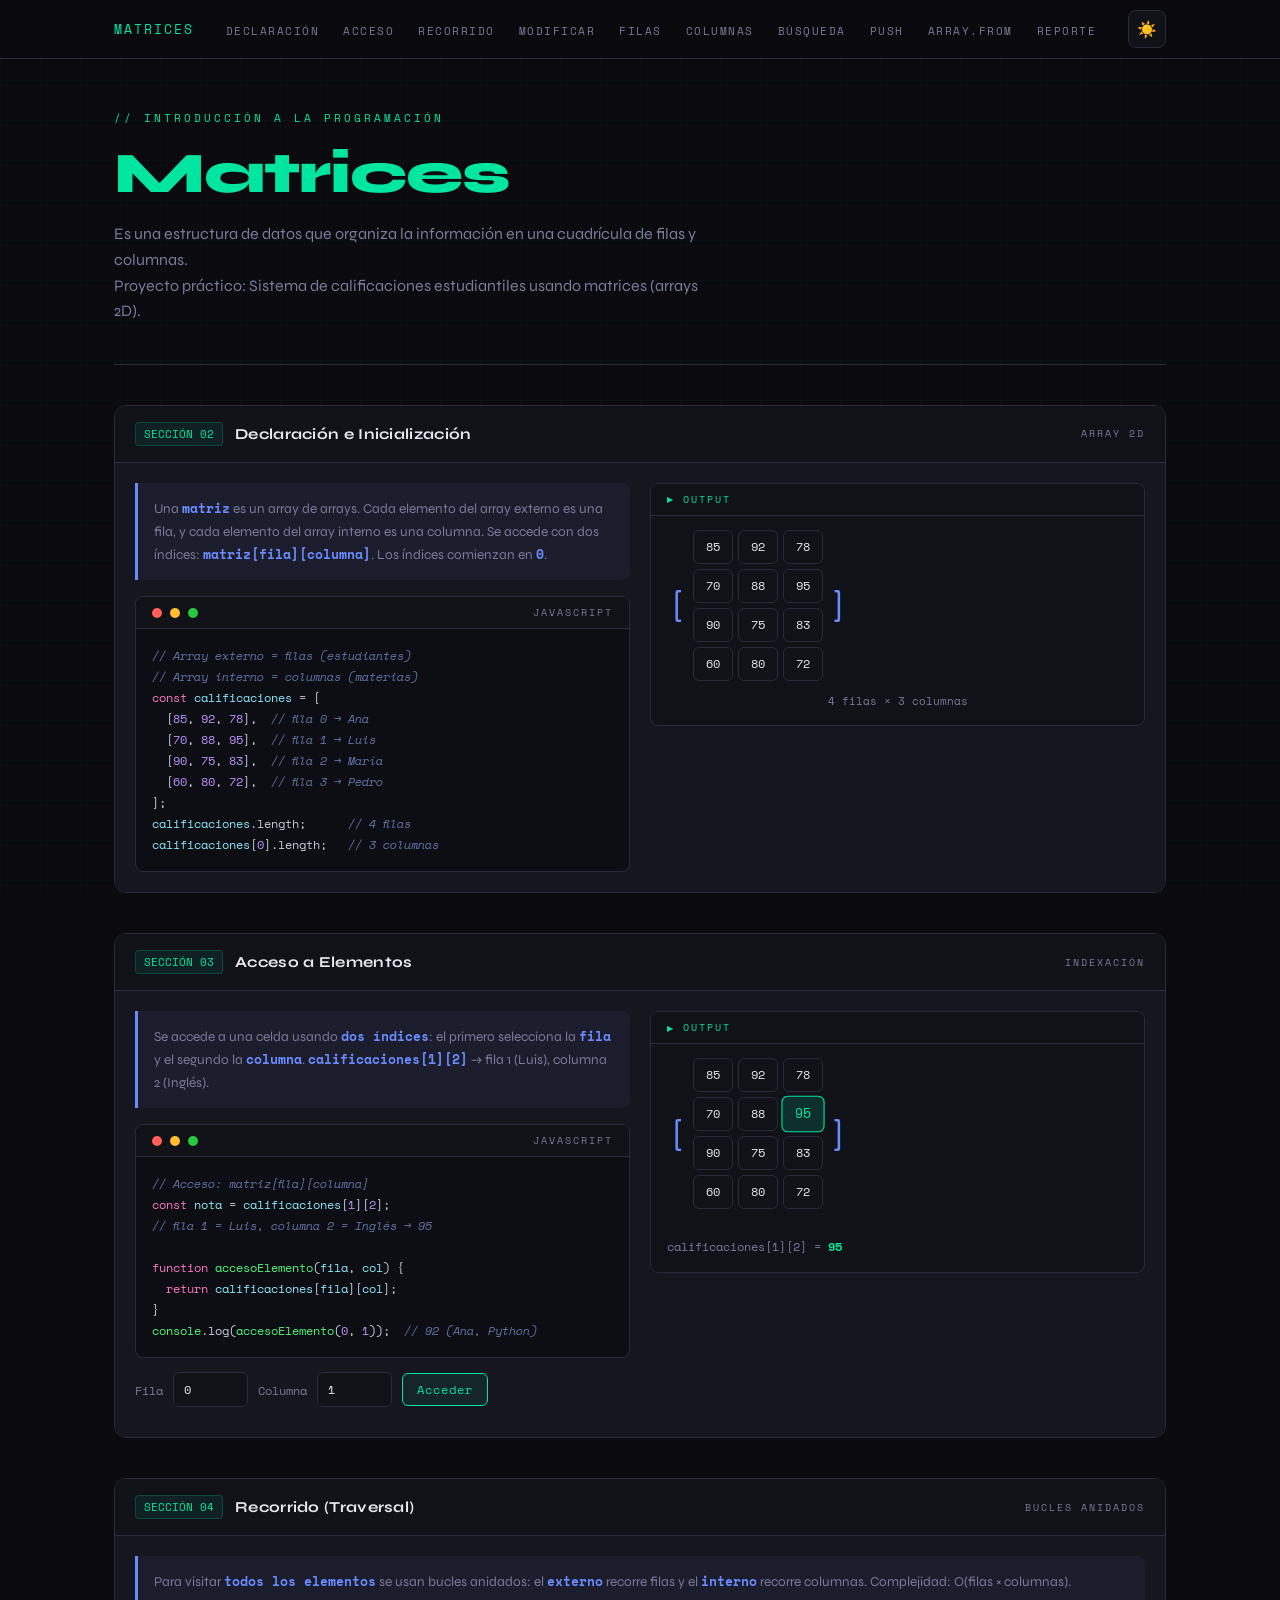
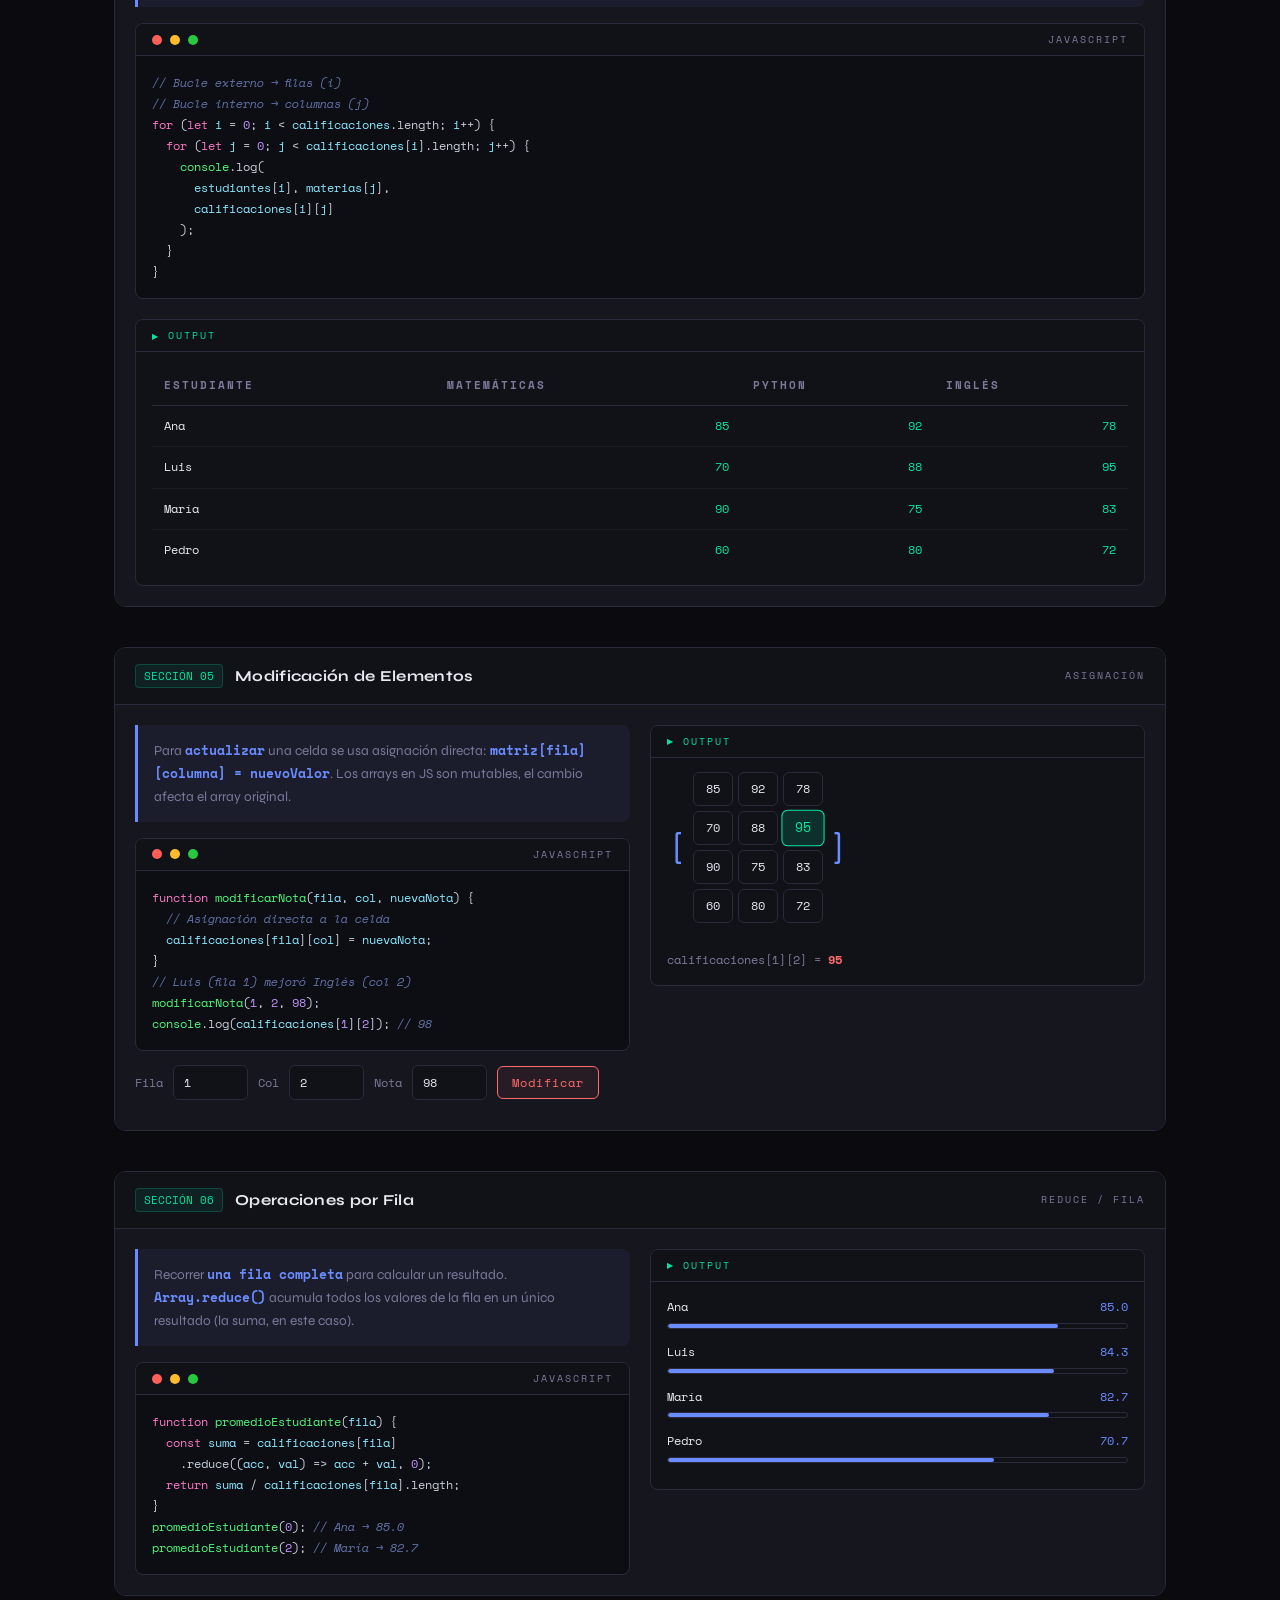
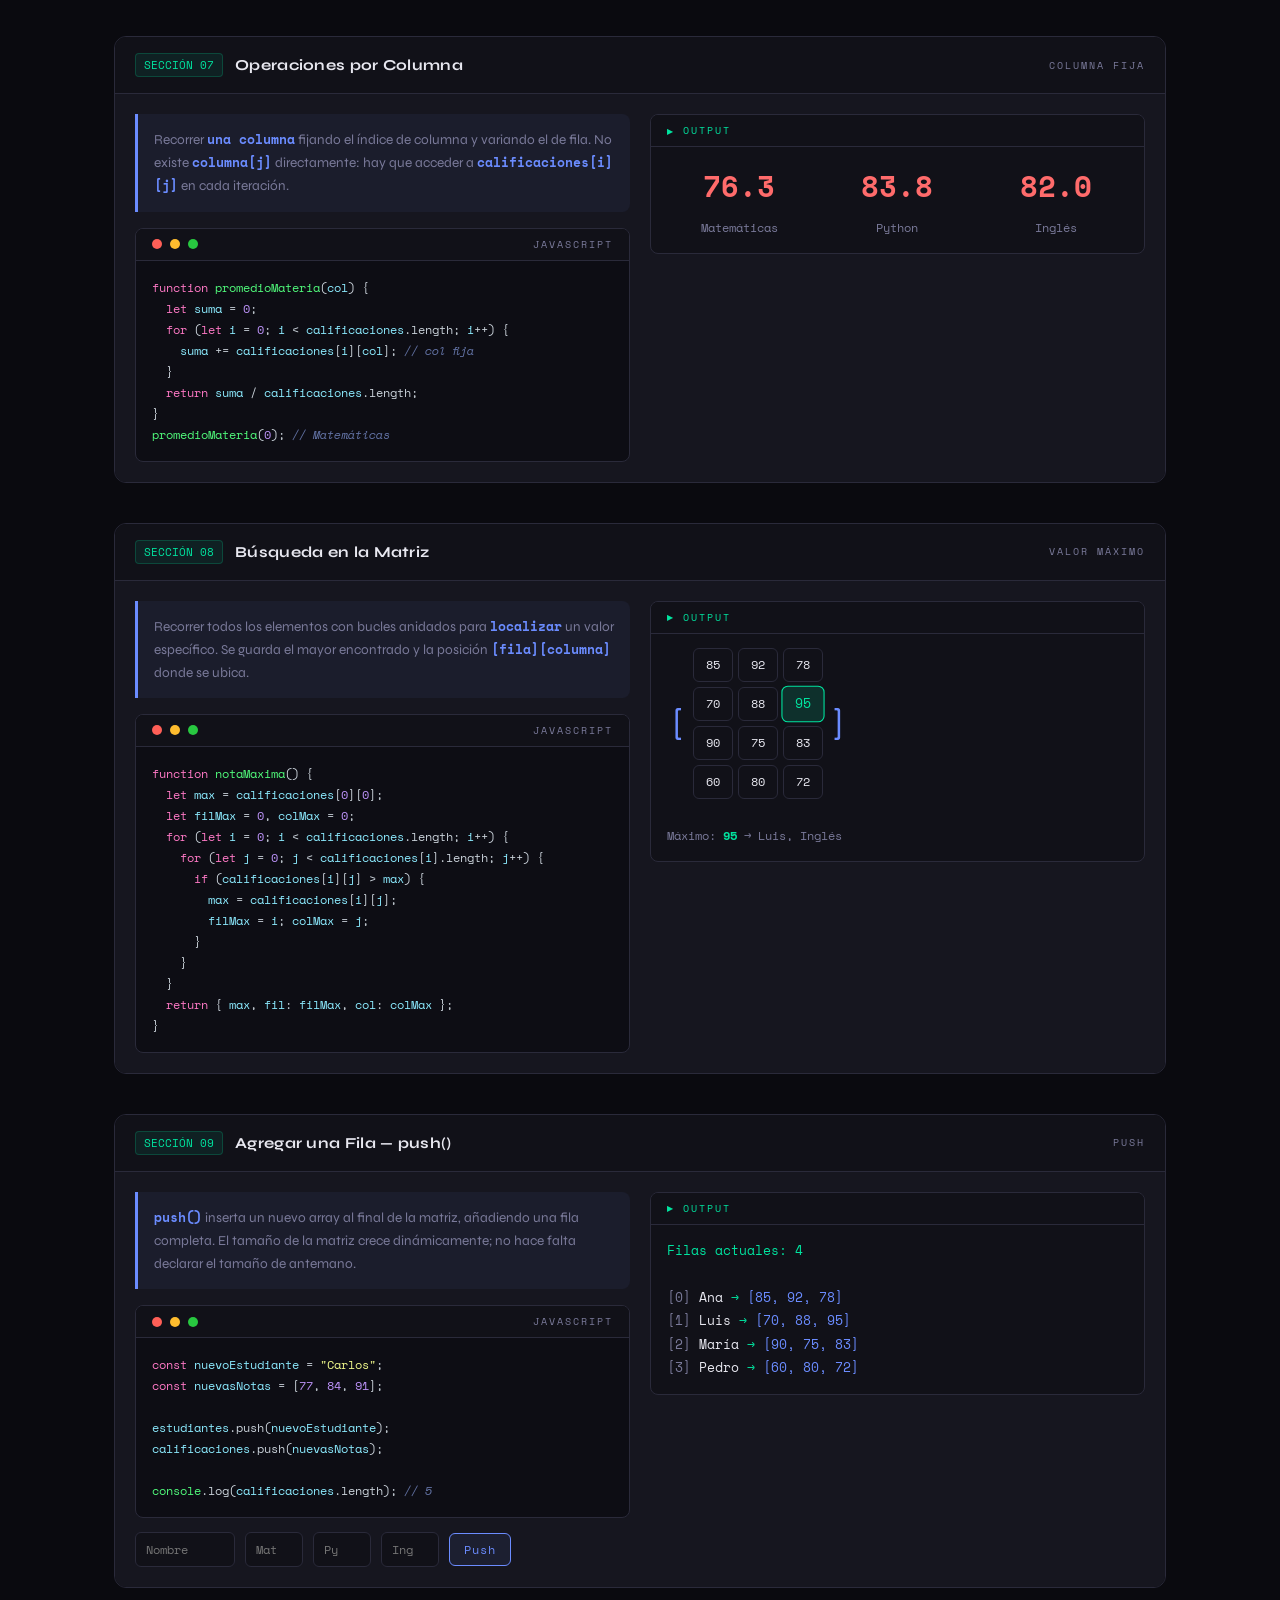
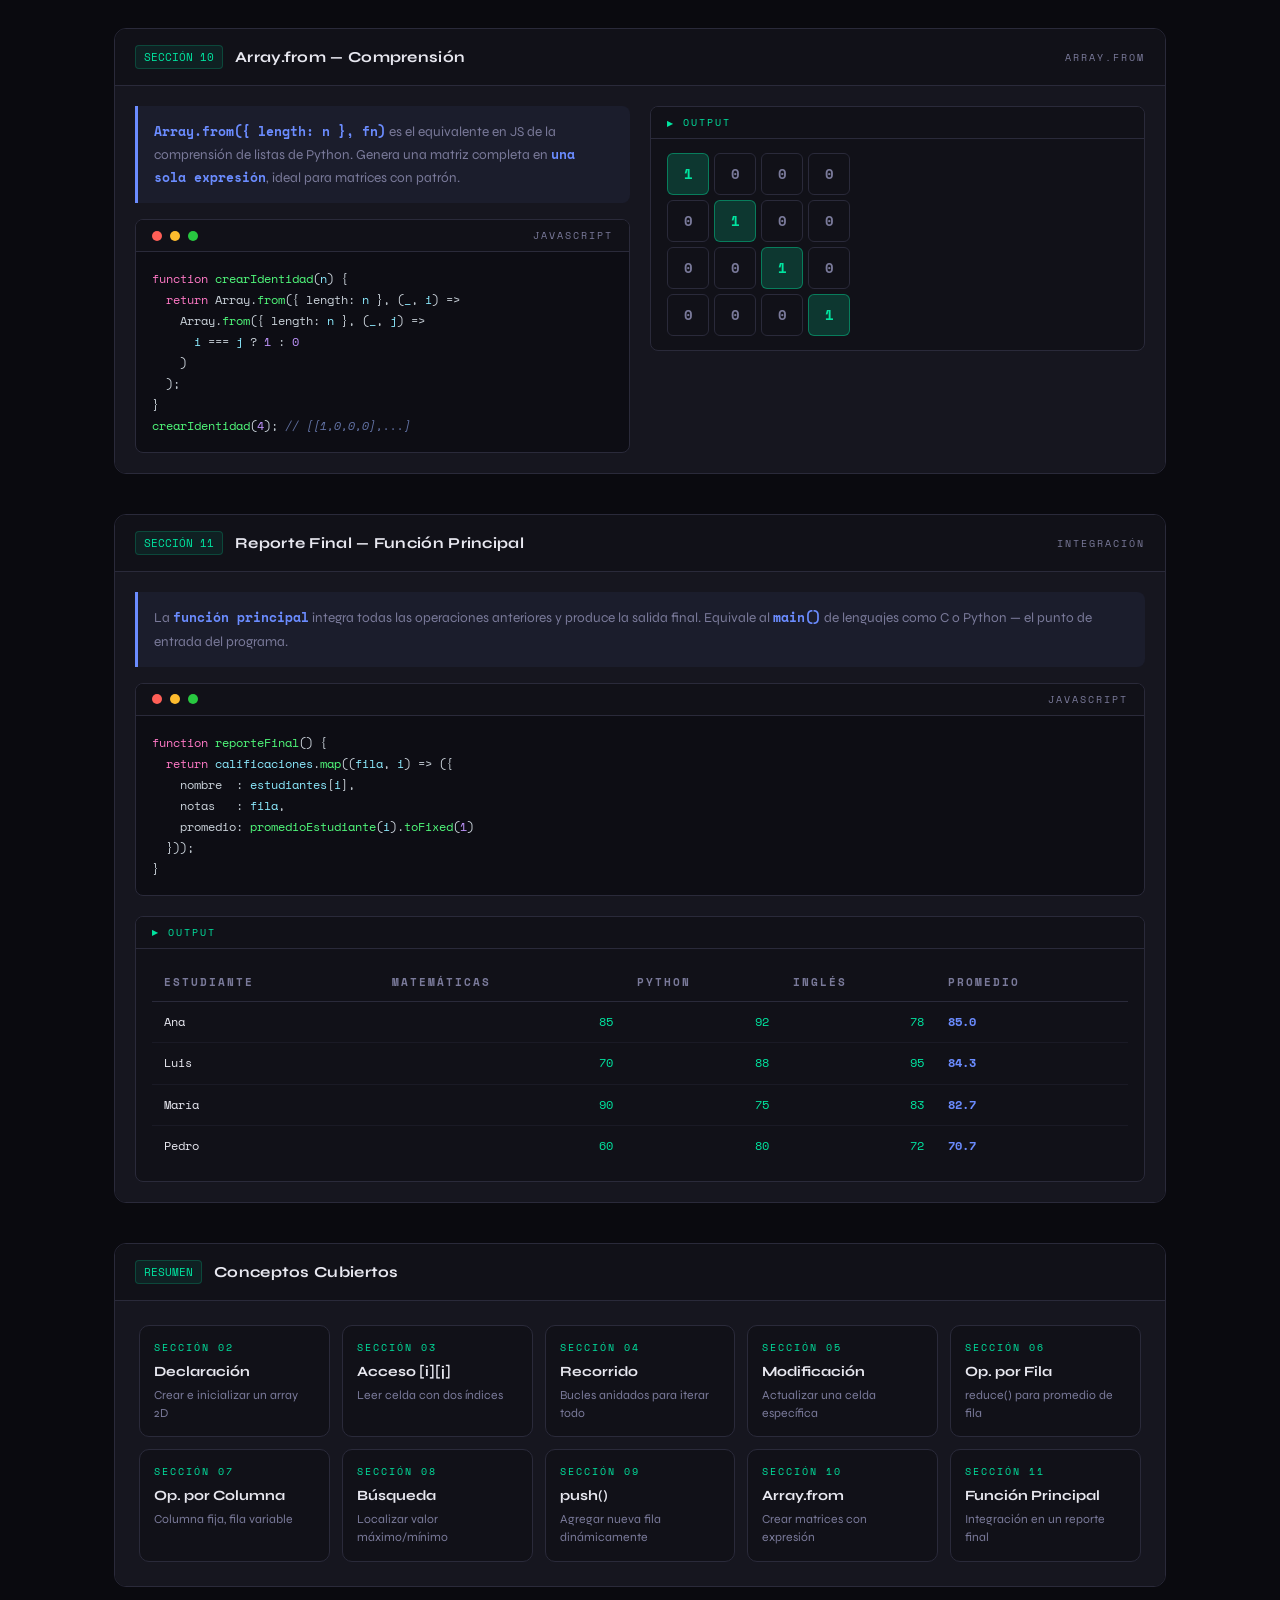
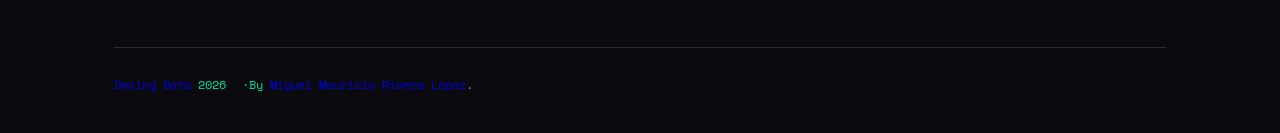
<file: matrices/index.html>
<!DOCTYPE html>
<html lang="es" data-theme="dark">
<head>
<meta charset="UTF-8">
<meta name="viewport" content="width=device-width, initial-scale=1.0">
<meta name="description" content="Matrices en Introducción a la Programación">
<title>Matrices en Introducción a la Programación</title>
<link href="https://fonts.googleapis.com/css2?family=Space+Mono:wght@400;700&family=Syne:wght@400;700;800&display=swap" rel="stylesheet">
<link rel="icon" href="https://desingdata.github.io/desingdata/img/DesingData_favicon-96x96.png" sizes="96x96" type="image/png">
<link rel="stylesheet" href="css/style.css">
</head>
<body>

<!-- ══ NAVBAR ══ -->
<nav class="navbar">
  <div class="navbar-inner">
    <a class="navbar-brand" href="#">MATRICES</a>

    <!-- Desktop links -->
    <ul class="nav-links">
      <li><a href="#sec-02">Declaración</a></li>
      <li><a href="#sec-03">Acceso</a></li>
      <li><a href="#sec-04">Recorrido</a></li>
      <li><a href="#sec-05">Modificar</a></li>
      <li><a href="#sec-06">Filas</a></li>
      <li><a href="#sec-07">Columnas</a></li>
      <li><a href="#sec-08">Búsqueda</a></li>
      <li><a href="#sec-09">Push</a></li>
      <li><a href="#sec-10">Array.from</a></li>
      <li><a href="#sec-11">Reporte</a></li>
    </ul>

    <!-- Theme toggle -->
    <button class="theme-btn" id="themeBtn" title="Cambiar tema" aria-label="Cambiar tema">
      <span class="icon-dark">☀️</span>
      <span class="icon-light">🌙</span>
    </button>

    <!-- Hamburger -->
    <button class="hamburger" id="hamburger" aria-label="Menú" aria-expanded="false">
      <span></span><span></span><span></span>
    </button>
  </div>
</nav>

<!-- Mobile drawer -->
<div class="nav-drawer" id="navDrawer" role="navigation">
  <ul>
    <li><a href="#sec-02" class="drawer-link">02 · Declaración</a></li>
    <li><a href="#sec-03" class="drawer-link">03 · Acceso</a></li>
    <li><a href="#sec-04" class="drawer-link">04 · Recorrido</a></li>
    <li><a href="#sec-05" class="drawer-link">05 · Modificar</a></li>
    <li><a href="#sec-06" class="drawer-link">06 · Por Fila</a></li>
    <li><a href="#sec-07" class="drawer-link">07 · Por Columna</a></li>
    <li><a href="#sec-08" class="drawer-link">08 · Búsqueda</a></li>
    <li><a href="#sec-09" class="drawer-link">09 · Push</a></li>
    <li><a href="#sec-10" class="drawer-link">10 · Array.from</a></li>
    <li><a href="#sec-11" class="drawer-link">11 · Reporte</a></li>
  </ul>
</div>

<!-- Scroll to top -->
<button class="scroll-top" id="scrollTop" title="Volver arriba" aria-label="Volver arriba">↑</button>

<div class="container">
  <!-- HEADER -->
  <header>
    <div class="tag">// Introducción a la Programación</div>
    <h1><span>Matrices</span></h1>
    <p>Es una estructura de datos que organiza la información en una cuadrícula de filas y columnas.<br>
      Proyecto práctico: Sistema de calificaciones estudiantiles usando matrices (arrays 2D). 
      </p>
  </header>

  <main id="app"></main>

  <footer>
    <span class="footer-tag">
        <a style="text-decoration: none;" href="https://desingdata.github.io/desingdata/" target="_blank">Desing Data</a> 2026
    </span> 
    <span class="footer-tag">
         ·By <a style="text-decoration: none;" href="https://miguelmauricioriveralopez18686.github.io/mrlPortafolio/" target="_blank">
      Miguel Mauricio Rivera López</a>.
    </span>
  </footer>
</div>

<script src="js/script.js"></script>
</body>
</html>
</file>
<file: bucles/css/styles.css>
/* ===== VARIABLES DE TEMA ===== */
/* Define paletas de colores para modo oscuro y claro */
:root {
    --bg: #0a0a0f;
    --bg2: #111118;
    --bg3: #1a1a24;
    --card: #16161f;
    --border: #2a2a3a;
    --text: #e8e8f0;
    --text2: #9090a8;
    --accent: #7c3aed;
    --accent2: #06b6d4;
    --accent3: #f59e0b;
    --green: #10b981;
    --red: #f43f5e;
    --shadow: rgba(124, 58, 237, 0.15);
    --nav-h: 64px;
}

[data-theme="light"] {
    --bg: #f4f4f8;
    --bg2: #eaeaef;
    --bg3: #dddde8;
    --card: #ffffff;
    --border: #c8c8d8;
    --text: #1a1a2e;
    --text2: #5a5a7a;
    --shadow: rgba(124, 58, 237, 0.1);
}

[data-theme="ocean"] {
    --bg: #020d1a;
    --bg2: #041525;
    --bg3: #062030;
    --card: #051c2e;
    --border: #0a3a55;
    --text: #d0eeff;
    --text2: #6ab0d0;
    --accent: #00d4ff;
    --accent2: #00ff99;
    --accent3: #ff6b35;
    --shadow: rgba(0, 212, 255, 0.12);
}

[data-theme="forest"] {
    --bg: #070f09;
    --bg2: #0e1a10;
    --bg3: #162518;
    --card: #101e12;
    --border: #204025;
    --text: #d4f0d8;
    --text2: #6aaa70;
    --accent: #22c55e;
    --accent2: #a3e635;
    --accent3: #fbbf24;
    --shadow: rgba(34, 197, 94, 0.12);
}

[data-theme="sunset"] {
    --bg: #1a0a05;
    --bg2: #250e07;
    --bg3: #30160a;
    --card: #1e0d07;
    --border: #5a1a08;
    --text: #fff0e8;
    --text2: #d0804a;
    --accent: #f97316;
    --accent2: #ec4899;
    --accent3: #facc15;
    --shadow: rgba(249, 115, 22, 0.12);
}

/* ===== RESET Y BASE ===== */
*,
*::before,
*::after {
    box-sizing: border-box;
    margin: 0;
    padding: 0;
}

html {
    scroll-behavior: smooth;
}

body {
    font-family: 'Syne', sans-serif;
    background: var(--bg);
    color: var(--text);
    min-height: 100vh;
    transition: background 0.4s, color 0.4s;
    overflow-x: hidden;
}

/* ===== NAVBAR ===== */
/* Barra de navegación fija con efecto glassmorphism */
nav {
    position: fixed;
    top: 0;
    left: 0;
    right: 0;
    height: var(--nav-h);
    background: rgba(10, 10, 15, 0.85);
    backdrop-filter: blur(12px);
    border-bottom: 1px solid var(--border);
    z-index: 1000;
    transition: background 0.4s;
    display: flex;
    align-items: center;
}

[data-theme="light"] nav {
    background: rgba(244, 244, 248, 0.9);
}

[data-theme="ocean"] nav {
    background: rgba(2, 13, 26, 0.9);
}

[data-theme="forest"] nav {
    background: rgba(7, 15, 9, 0.9);
}

[data-theme="sunset"] nav {
    background: rgba(26, 10, 5, 0.9);
}

.nav-inner {
    width: 100%;
    max-width: 1100px;
    margin: auto;
    padding: 0 1.5rem;
    display: flex;
    align-items: center;
    justify-content: space-between;
}

.nav-logo {
    font-weight: 800;
    font-size: 1.1rem;
    color: var(--accent);
    letter-spacing: -0.5px;
    display: flex;
    align-items: center;
    gap: 8px;
}

.nav-logo span {
    color: var(--text);
}

/* Links de navegación en desktop */
.nav-links {
    display: flex;
    gap: 0.25rem;
    align-items: center;
    list-style: none;
}

.nav-links a {
    color: var(--text2);
    text-decoration: none;
    font-size: 0.85rem;
    font-weight: 600;
    padding: 0.4rem 0.8rem;
    border-radius: 6px;
    transition: color 0.2s, background 0.2s;
}

.nav-links a:hover {
    color: var(--text);
    background: var(--bg3);
}

/* Controles del nav: tema y hamburguesa */
.nav-controls {
    display: flex;
    gap: 0.5rem;
    align-items: center;
}

/* Botón selector de tema */
.theme-btn {
    background: var(--bg3);
    border: 1px solid var(--border);
    color: var(--text);
    cursor: pointer;
    border-radius: 8px;
    padding: 0.35rem 0.7rem;
    font-size: 0.8rem;
    font-family: 'Syne', sans-serif;
    font-weight: 600;
    transition: all 0.2s;
    white-space: nowrap;
}

.theme-btn:hover {
    border-color: var(--accent);
    color: var(--accent);
}

/* Dropdown del selector de temas */
.theme-dropdown {
    position: relative;
}

.theme-menu {
    display: none;
    position: absolute;
    top: calc(100% + 8px);
    right: 0;
    background: var(--card);
    border: 1px solid var(--border);
    border-radius: 10px;
    overflow: hidden;
    min-width: 150px;
    box-shadow: 0 8px 30px var(--shadow);
}

.theme-menu.open {
    display: block;
    animation: fadeDown 0.15s ease;
}

.theme-menu button {
    display: flex;
    align-items: center;
    gap: 8px;
    width: 100%;
    padding: 0.6rem 1rem;
    background: none;
    border: none;
    color: var(--text);
    cursor: pointer;
    font-family: 'Syne', sans-serif;
    font-size: 0.85rem;
    font-weight: 600;
    transition: background 0.15s;
}

.theme-menu button:hover {
    background: var(--bg3);
}

.theme-menu button.active {
    color: var(--accent);
}

.dot {
    width: 10px;
    height: 10px;
    border-radius: 50%;
    flex-shrink: 0;
}

/* Botón hamburguesa - solo visible en móvil */
.hamburger {
    display: none;
    flex-direction: column;
    gap: 5px;
    background: none;
    border: none;
    cursor: pointer;
    padding: 4px;
}

.hamburger span {
    display: block;
    width: 22px;
    height: 2px;
    background: var(--text);
    border-radius: 2px;
    transition: all 0.3s;
}

.hamburger.open span:nth-child(1) {
    transform: translateY(7px) rotate(45deg);
}

.hamburger.open span:nth-child(2) {
    opacity: 0;
}

.hamburger.open span:nth-child(3) {
    transform: translateY(-7px) rotate(-45deg);
}

/* Panel móvil del menú */
.mobile-menu {
    display: none;
    position: fixed;
    top: var(--nav-h);
    left: 0;
    right: 0;
    background: var(--bg2);
    border-bottom: 1px solid var(--border);
    padding: 1rem 1.5rem;
    z-index: 999;
    animation: slideDown 0.2s ease;
}

.mobile-menu.open {
    display: block;
}

.mobile-menu ul {
    list-style: none;
    display: flex;
    flex-direction: column;
    gap: 0.25rem;
}

.mobile-menu a {
    display: block;
    color: var(--text);
    text-decoration: none;
    padding: 0.6rem 0.5rem;
    font-weight: 600;
    font-size: 0.95rem;
    border-radius: 6px;
    transition: background 0.15s;
}

.mobile-menu a:hover {
    background: var(--bg3);
}

/* ===== HERO ===== */
/* Sección de encabezado principal */
.hero {
    min-height: 100vh;
    display: flex;
    align-items: center;
    justify-content: center;
    padding: calc(var(--nav-h) + 3rem) 1.5rem 4rem;
    background: radial-gradient(ellipse at 20% 50%, color-mix(in srgb, var(--accent) 10%, transparent), transparent 60%),
        radial-gradient(ellipse at 80% 20%, color-mix(in srgb, var(--accent2) 8%, transparent), transparent 50%);
    text-align: center;
    position: relative;
    overflow: hidden;
}

.hero::before {
    content: '';
    position: absolute;
    inset: 0;
    background-image: repeating-linear-gradient(0deg, var(--border) 0, var(--border) 1px, transparent 1px, transparent 60px),
        repeating-linear-gradient(90deg, var(--border) 0, var(--border) 1px, transparent 1px, transparent 60px);
    opacity: 0.3;
}

.hero-content {
    position: relative;
    max-width: 700px;
}

.hero-badge {
    display: inline-block;
    background: var(--bg3);
    border: 1px solid var(--border);
    color: var(--accent);
    font-size: 0.75rem;
    font-weight: 700;
    padding: 0.3rem 0.9rem;
    border-radius: 999px;
    margin-bottom: 1.5rem;
    letter-spacing: 1px;
    text-transform: uppercase;
}

.hero h1 {
    font-size: clamp(2.5rem, 7vw, 5rem);
    font-weight: 800;
    line-height: 1.05;
    margin-bottom: 1rem;
    background: linear-gradient(135deg, var(--text) 0%, var(--accent) 100%);
    -webkit-background-clip: text;
    -webkit-text-fill-color: transparent;
    background-clip: text;
}

.hero p {
    color: var(--text2);
    font-size: 1.1rem;
    line-height: 1.7;
    margin-bottom: 2rem;
}

.hero-btns {
    display: flex;
    gap: 1rem;
    justify-content: center;
    flex-wrap: wrap;
}

.btn-primary {
    background: var(--accent);
    color: white;
    text-decoration: none;
    padding: 0.75rem 1.75rem;
    border-radius: 10px;
    font-weight: 700;
    font-size: 0.95rem;
    transition: opacity 0.2s, transform 0.2s;
    display: inline-block;
}

.btn-primary:hover {
    opacity: 0.85;
    transform: translateY(-2px);
}

.btn-secondary {
    background: var(--bg3);
    border: 1px solid var(--border);
    color: var(--text);
    text-decoration: none;
    padding: 0.75rem 1.75rem;
    border-radius: 10px;
    font-weight: 700;
    font-size: 0.95rem;
    transition: border-color 0.2s;
    display: inline-block;
}

.btn-secondary:hover {
    border-color: var(--accent2);
}

/* ===== LAYOUT PRINCIPAL ===== */
main {
    max-width: 1100px;
    margin: auto;
    padding: 4rem 1.5rem;
}

section {
    margin-bottom: 5rem;
}

section h2 {
    font-size: clamp(1.6rem, 4vw, 2.2rem);
    font-weight: 800;
    margin-bottom: 0.5rem;
    color: var(--text);
}

.section-sub {
    color: var(--text2);
    margin-bottom: 2rem;
    font-size: 0.95rem;
}

.sep {
    width: 50px;
    height: 4px;
    background: var(--accent);
    border-radius: 2px;
    margin-bottom: 1.5rem;
}

/* ===== CARDS ===== */
/* Tarjetas de contenido con efectos hover */
.cards {
    display: grid;
    gap: 1.25rem;
    grid-template-columns: repeat(auto-fill, minmax(280px, 1fr));
}

.card {
    background: var(--card);
    border: 1px solid var(--border);
    border-radius: 14px;
    padding: 1.5rem;
    transition: border-color 0.25s, transform 0.25s, box-shadow 0.25s;
    position: relative;
    overflow: hidden;
}

.card::before {
    content: '';
    position: absolute;
    top: 0;
    left: 0;
    right: 0;
    height: 2px;
    background: linear-gradient(90deg, var(--accent), var(--accent2));
    transform: scaleX(0);
    transform-origin: left;
    transition: transform 0.3s;
}

.card:hover {
    border-color: var(--accent);
    transform: translateY(-3px);
    box-shadow: 0 12px 40px var(--shadow);
}

.card:hover::before {
    transform: scaleX(1);
}

.card-icon {
    font-size: 1.75rem;
    margin-bottom: 0.75rem;
}

.card h3 {
    font-size: 1rem;
    font-weight: 800;
    margin-bottom: 0.4rem;
    color: var(--text);
}

.card p {
    font-size: 0.85rem;
    color: var(--text2);
    line-height: 1.6;
}

/* ===== BLOQUES DE CÓDIGO ===== */
/* Contenedor de ejemplo de código con sintaxis coloreada */
.code-section {
    display: grid;
    gap: 2rem;
}

@media (min-width: 768px) {
    .code-section {
        grid-template-columns: 1fr 1fr;
    }
}

.code-block {
    background: var(--bg2);
    border: 1px solid var(--border);
    border-radius: 14px;
    overflow: hidden;
}

.code-header {
    display: flex;
    align-items: center;
    justify-content: space-between;
    padding: 0.75rem 1rem;
    background: var(--bg3);
    border-bottom: 1px solid var(--border);
}

.code-title {
    font-size: 0.8rem;
    font-weight: 700;
    color: var(--text2);
    text-transform: uppercase;
    letter-spacing: 0.5px;
}

.dots {
    display: flex;
    gap: 5px;
}

.dots span {
    width: 10px;
    height: 10px;
    border-radius: 50%;
}

.dot-r {
    background: #f43f5e;
}

.dot-y {
    background: #f59e0b;
}

.dot-g {
    background: #10b981;
}

pre {
    padding: 1.25rem;
    overflow-x: auto;
    font-family: 'Space Mono', monospace;
    font-size: 0.78rem;
    line-height: 1.75;
    color: var(--text2);
}

.kw {
    color: #c084fc;
}

/* palabras clave: for, while, etc. */
.fn {
    color: #60a5fa;
}

/* funciones: console.log, print, etc. */
.num {
    color: #fb923c;
}

/* números literales */
.str {
    color: #86efac;
}

/* cadenas de texto */
.cmt {
    color: #4a5568;
    font-style: italic;
}

/* comentarios */
.op {
    color: #f472b6;
}

/* operadores */
.var {
    color: var(--text);
}

/* variables */

/* ===== PLAYGROUND ===== */
/* Área interactiva para ejecutar código de bucles */
.playground {
    background: var(--card);
    border: 1px solid var(--border);
    border-radius: 14px;
    overflow: hidden;
}

.playground-header {
    padding: 1rem 1.25rem;
    background: var(--bg3);
    border-bottom: 1px solid var(--border);
    display: flex;
    align-items: center;
    justify-content: space-between;
    flex-wrap: gap;
}

.playground-header h3 {
    font-size: 1rem;
    font-weight: 800;
}

.tag {
    font-size: 0.7rem;
    background: var(--accent);
    color: white;
    padding: 0.2rem 0.6rem;
    border-radius: 999px;
    font-weight: 700;
}

.playground-body {
    padding: 1.25rem;
    display: grid;
    gap: 1rem;
}

@media (min-width: 640px) {
    .playground-body {
        grid-template-columns: 1fr 1fr;
    }
}

.playground-body label {
    font-size: 0.8rem;
    font-weight: 700;
    color: var(--text2);
    display: block;
    margin-bottom: 0.4rem;
}

.pg-select,
.pg-input {
    width: 100%;
    background: var(--bg2);
    border: 1px solid var(--border);
    color: var(--text);
    border-radius: 8px;
    padding: 0.5rem 0.75rem;
    font-family: 'Syne', sans-serif;
    font-size: 0.9rem;
    outline: none;
    transition: border-color 0.2s;
}

.pg-select:focus,
.pg-input:focus {
    border-color: var(--accent);
}

.pg-run-btn {
    width: 100%;
    background: var(--accent);
    color: white;
    border: none;
    border-radius: 8px;
    padding: 0.65rem;
    font-weight: 700;
    font-size: 0.9rem;
    font-family: 'Syne', sans-serif;
    cursor: pointer;
    transition: opacity 0.2s;
    grid-column: 1 / -1;
}

.pg-run-btn:hover {
    opacity: 0.85;
}

.pg-output {
    background: var(--bg2);
    border: 1px solid var(--border);
    border-radius: 8px;
    padding: 1rem;
    font-family: 'Space Mono', monospace;
    font-size: 0.78rem;
    color: var(--green);
    min-height: 80px;
    max-height: 180px;
    overflow-y: auto;
    grid-column: 1 / -1;
    line-height: 1.8;
}

.pg-output .err {
    color: var(--red);
}

/* ===== TABLA COMPARATIVA ===== */
/* Tabla que compara los diferentes tipos de bucles */
.table-wrap {
    overflow-x: auto;
    border-radius: 14px;
    border: 1px solid var(--border);
}

table {
    width: 100%;
    border-collapse: collapse;
    font-size: 0.85rem;
}

th {
    background: var(--bg3);
    padding: 0.85rem 1rem;
    text-align: left;
    font-weight: 700;
    color: var(--text2);
    font-size: 0.75rem;
    text-transform: uppercase;
    letter-spacing: 0.5px;
}

td {
    padding: 0.85rem 1rem;
    border-top: 1px solid var(--border);
    color: var(--text2);
}

tr:hover td {
    background: var(--bg3);
}

td:first-child {
    color: var(--text);
    font-weight: 700;
    font-family: 'Space Mono', monospace;
    font-size: 0.8rem;
}

.badge {
    display: inline-block;
    padding: 0.15rem 0.5rem;
    border-radius: 4px;
    font-size: 0.7rem;
    font-weight: 700;
}

.badge.good {
    background: color-mix(in srgb, var(--green) 15%, transparent);
    color: var(--green);
}

.badge.med {
    background: color-mix(in srgb, var(--accent3) 15%, transparent);
    color: var(--accent3);
}

/* ===== TIPS ===== */
.tips-grid {
    display: grid;
    gap: 1rem;
    grid-template-columns: repeat(auto-fill, minmax(240px, 1fr));
}

.tip {
    border-left: 3px solid var(--accent2);
    background: var(--card);
    border-radius: 0 10px 10px 0;
    padding: 1rem 1.25rem;
}

.tip h4 {
    font-size: 0.9rem;
    font-weight: 800;
    margin-bottom: 0.35rem;
    color: var(--accent2);
}

.tip p {
    font-size: 0.82rem;
    color: var(--text2);
    line-height: 1.6;
}

/* ===== QUIZ ===== */
/* Mini evaluación interactiva sobre bucles */
.quiz-card {
    background: var(--card);
    border: 1px solid var(--border);
    border-radius: 14px;
    padding: 1.5rem;
    max-width: 640px;
}

.quiz-q {
    font-weight: 700;
    margin-bottom: 1rem;
}

.quiz-opts {
    display: flex;
    flex-direction: column;
    gap: 0.5rem;
}

.quiz-opt {
    background: var(--bg2);
    border: 1px solid var(--border);
    color: var(--text);
    border-radius: 8px;
    padding: 0.65rem 1rem;
    cursor: pointer;
    font-family: 'Syne', sans-serif;
    font-size: 0.88rem;
    font-weight: 600;
    text-align: left;
    transition: border-color 0.2s, background 0.2s;
}

.quiz-opt:hover {
    border-color: var(--accent);
}

.quiz-opt.correct {
    border-color: var(--green);
    background: color-mix(in srgb, var(--green) 10%, transparent);
    color: var(--green);
}

.quiz-opt.wrong {
    border-color: var(--red);
    background: color-mix(in srgb, var(--red) 10%, transparent);
    color: var(--red);
}

.quiz-feedback {
    margin-top: 0.75rem;
    font-size: 0.85rem;
    font-weight: 700;
    min-height: 1.2em;
}

.quiz-nav {
    display: flex;
    gap: 0.75rem;
    margin-top: 1rem;
    align-items: center;
}

.quiz-nav button {
    background: var(--bg3);
    border: 1px solid var(--border);
    color: var(--text);
    border-radius: 8px;
    padding: 0.5rem 1rem;
    cursor: pointer;
    font-family: 'Syne', sans-serif;
    font-weight: 700;
    font-size: 0.85rem;
    transition: all 0.2s;
}

.quiz-nav button:hover {
    border-color: var(--accent);
}

.quiz-score {
    color: var(--text2);
    font-size: 0.85rem;
    margin-left: auto;
}

/* ===== FOOTER ===== */
footer {
    border-top: 1px solid var(--border);
    padding: 2rem 1.5rem;
    text-align: center;
    color: var(--text2);
    font-size: 0.8rem;
}

footer strong {
    color: var(--accent);
}

/* ===== ANIMACIONES ===== */
@keyframes fadeDown {
    from {
        opacity: 0;
        transform: translateY(-8px);
    }

    to {
        opacity: 1;
        transform: none;
    }
}

@keyframes slideDown {
    from {
        opacity: 0;
        transform: translateY(-12px);
    }

    to {
        opacity: 1;
        transform: none;
    }
}

@keyframes fadeUp {
    from {
        opacity: 0;
        transform: translateY(20px);
    }

    to {
        opacity: 1;
        transform: none;
    }
}

.fade-up {
    animation: fadeUp 0.6s ease both;
}

/* ===== RESPONSIVE ===== */
/* Adaptaciones para pantallas pequeñas */
@media (max-width: 700px) {
    .nav-links {
        display: none;
    }

    /* Ocultar links en móvil, usar hamburguesa */
    .hamburger {
        display: flex;
    }

    .hero h1 {
        font-size: 2.2rem;
    }

    .hero-btns {
        flex-direction: column;
        align-items: center;
    }
}

/* Utilidades */
.accent {
    color: var(--accent);
}

.accent2 {
    color: var(--accent2);
}
</file>
<file: funciones/css/style.css>
[data-theme="dark"] {
    --bg: #0f172a;
    --surface: #1e293b;
    --card: #1e293b;
    --border: #334155;
    --text: #e2e8f0;
    --text-muted: #94a3b8;
    --accent: #6366f1;
    --accent2: #22d3ee;
    --accent3: #f472b6;
    --code-bg: #0d1117;
    --code-text: #7ee787;
    --nav-bg: #1e293b;
    --shadow: rgba(0, 0, 0, .4);
    --tag-bg: #312e81
}

[data-theme="light"] {
    --bg: #f0f4ff;
    --surface: #fff;
    --card: #fff;
    --border: #cbd5e1;
    --text: #1e293b;
    --text-muted: #64748b;
    --accent: #4f46e5;
    --accent2: #0891b2;
    --accent3: #db2777;
    --code-bg: #f8fafc;
    --code-text: #166534;
    --nav-bg: #fff;
    --shadow: rgba(0, 0, 0, .1);
    --tag-bg: #e0e7ff
}

[data-theme="forest"] {
    --bg: #0a1a0f;
    --surface: #112211;
    --card: #122212;
    --border: #2d5a27;
    --text: #d4edda;
    --text-muted: #6dbf67;
    --accent: #22c55e;
    --accent2: #84cc16;
    --accent3: #facc15;
    --code-bg: #071207;
    --code-text: #86efac;
    --nav-bg: #112211;
    --shadow: rgba(0, 0, 0, .5);
    --tag-bg: #14532d
}

[data-theme="ocean"] {
    --bg: #0c1a2e;
    --surface: #0f2744;
    --card: #0f2744;
    --border: #1e4976;
    --text: #bfdbfe;
    --text-muted: #60a5fa;
    --accent: #38bdf8;
    --accent2: #818cf8;
    --accent3: #34d399;
    --code-bg: #050e1f;
    --code-text: #7dd3fc;
    --nav-bg: #0f2744;
    --shadow: rgba(0, 0, 0, .5);
    --tag-bg: #1e3a5f
}

* {
    box-sizing: border-box;
    margin: 0;
    padding: 0
}

html {
    scroll-behavior: smooth
}

body {
    font-family: 'Segoe UI', system-ui, sans-serif;
    background: var(--bg);
    color: var(--text);
    min-height: 100vh;
    transition: all .3s;
    line-height: 1.6
}

nav {
    background: var(--nav-bg);
    border-bottom: 1px solid var(--border);
    padding: 0 1.5rem;
    position: sticky;
    top: 0;
    z-index: 100;
    box-shadow: 0 2px 12px var(--shadow)
}

.nav-inner {
    max-width: 1100px;
    margin: 0 auto;
    display: flex;
    align-items: center;
    justify-content: space-between;
    height: 60px
}

.nav-logo {
    font-weight: 700;
    font-size: 1.1rem;
    color: var(--accent);
    display: flex;
    align-items: center;
    gap: .5rem
}

.nav-logo span {
    color: var(--text)
}

.nav-links {
    display: flex;
    gap: .25rem;
    list-style: none;
    align-items: center
}

.nav-links a {
    text-decoration: none;
    color: var(--text-muted);
    padding: .4rem .75rem;
    border-radius: 6px;
    font-size: .9rem;
    transition: all .2s
}

.nav-links a:hover {
    color: var(--accent);
    background: var(--surface)
}

.hamburger {
    display: none;
    flex-direction: column;
    gap: 5px;
    cursor: pointer;
    padding: 6px;
    border-radius: 6px;
    background: none;
    border: none
}

.bar {
    width: 22px;
    height: 2px;
    background: var(--text);
    border-radius: 2px;
    transition: all .3s
}

.hamburger.open .bar:nth-child(1) {
    transform: rotate(45deg) translate(5px, 5px)
}

.hamburger.open .bar:nth-child(2) {
    opacity: 0
}

.hamburger.open .bar:nth-child(3) {
    transform: rotate(-45deg) translate(5px, -5px)
}

.nav-controls {
    display: flex;
    gap: .5rem;
    align-items: center
}

.theme-btn {
    width: 26px;
    height: 26px;
    border-radius: 50%;
    border: 2px solid transparent;
    cursor: pointer;
    transition: transform .2s, border-color .2s
}

.theme-btn:hover {
    transform: scale(1.2)
}

.theme-btn.active {
    border-color: var(--text)
}

.theme-btn[data-t="dark"] {
    background: linear-gradient(135deg, #6366f1, #0f172a)
}

.theme-btn[data-t="light"] {
    background: linear-gradient(135deg, #4f46e5, #f0f4ff)
}

.theme-btn[data-t="forest"] {
    background: linear-gradient(135deg, #22c55e, #0a1a0f)
}

.theme-btn[data-t="ocean"] {
    background: linear-gradient(135deg, #38bdf8, #0c1a2e)
}

@media(max-width:768px) {
    .hamburger {
        display: flex
    }

    .nav-links {
        display: none;
        flex-direction: column;
        position: absolute;
        top: 61px;
        left: 0;
        right: 0;
        background: var(--nav-bg);
        border-bottom: 1px solid var(--border);
        padding: 1rem 1.5rem;
        gap: .25rem
    }

    .nav-links.open {
        display: flex
    }

    .nav-links a {
        padding: .6rem .75rem;
        font-size: 1rem
    }
}

.hero {
    text-align: center;
    padding: 4rem 1.5rem 3rem;
    background: linear-gradient(160deg, var(--surface) 0%, var(--bg) 100%);
    border-bottom: 1px solid var(--border)
}

.hero-badge {
    display: inline-block;
    padding: .3rem 1rem;
    border-radius: 999px;
    background: var(--tag-bg);
    color: var(--accent);
    font-size: .8rem;
    font-weight: 600;
    letter-spacing: .1em;
    margin-bottom: 1rem;
    text-transform: uppercase
}

.hero h1 {
    font-size: clamp(1.8rem, 5vw, 3rem);
    font-weight: 800;
    margin-bottom: .75rem
}

.hero h1 span {
    color: var(--accent)
}

.hero p {
    color: var(--text-muted);
    max-width: 560px;
    margin: 0 auto;
    font-size: 1.05rem
}

main {
    max-width: 1100px;
    margin: 0 auto;
    padding: 2rem 1.5rem
}

.section {
    margin-bottom: 3rem;
    scroll-margin-top: 80px
}

.section-header {
    display: flex;
    align-items: center;
    gap: .75rem;
    margin-bottom: 1.25rem
}

.section-icon {
    width: 38px;
    height: 38px;
    border-radius: 10px;
    background: var(--tag-bg);
    color: var(--accent);
    display: flex;
    align-items: center;
    justify-content: center;
    font-size: 1.1rem;
    flex-shrink: 0
}

.section h2 {
    font-size: 1.35rem;
    font-weight: 700
}

.section .subtitle {
    color: var(--text-muted);
    font-size: .9rem
}

.card {
    background: var(--card);
    border: 1px solid var(--border);
    border-radius: 12px;
    padding: 1.5rem;
    margin-bottom: 1.25rem;
    box-shadow: 0 2px 8px var(--shadow);
    transition: border-color .2s
}

.card:hover {
    border-color: var(--accent)
}

.card h3 {
    font-size: 1rem;
    font-weight: 700;
    color: var(--accent);
    margin-bottom: .4rem;
    display: flex;
    align-items: center;
    gap: .5rem
}

.tag {
    font-size: .72rem;
    padding: .15rem .5rem;
    background: var(--tag-bg);
    color: var(--accent2);
    border-radius: 4px;
    font-weight: 500
}

.card p {
    color: var(--text-muted);
    font-size: .92rem;
    margin-bottom: .85rem
}

.code-wrap {
    position: relative
}

pre {
    background: var(--code-bg);
    border: 1px solid var(--border);
    border-radius: 8px;
    padding: 1.2rem;
    overflow-x: auto;
    font-size: .83rem;
    line-height: 1.7
}

code {
    font-family: 'Fira Code', monospace;
    color: var(--code-text)
}

.copy-btn {
    position: absolute;
    top: .5rem;
    right: .5rem;
    background: var(--surface);
    border: 1px solid var(--border);
    color: var(--text-muted);
    border-radius: 6px;
    padding: .2rem .6rem;
    font-size: .75rem;
    cursor: pointer;
    transition: all .2s
}

.copy-btn:hover {
    background: var(--accent);
    color: #fff;
    border-color: var(--accent)
}

.c-comment {
    color: #8b949e;
    font-style: italic
}

.c-key {
    color: #ff79c6
}

.c-fn {
    color: #50fa7b
}

.c-str {
    color: #f1fa8c
}

.c-num {
    color: #bd93f9
}

.c-builtin {
    color: #8be9fd
}

.demo {
    background: var(--surface);
    border: 1px solid var(--accent);
    border-radius: 12px;
    padding: 1.5rem;
    margin-top: 1.25rem
}

.demo h4 {
    color: var(--accent2);
    margin-bottom: 1rem;
    font-size: .95rem
}

.demo-row {
    display: flex;
    gap: .75rem;
    flex-wrap: wrap;
    margin-bottom: .75rem
}

.demo input,
.demo select {
    flex: 1;
    min-width: 140px;
    padding: .5rem .75rem;
    border-radius: 7px;
    border: 1px solid var(--border);
    background: var(--code-bg);
    color: var(--text);
    font-size: .9rem;
    outline: none
}

.demo input:focus,
.demo select:focus {
    border-color: var(--accent)
}

.btn {
    padding: .5rem 1.2rem;
    border-radius: 7px;
    border: none;
    background: var(--accent);
    color: #fff;
    font-size: .9rem;
    font-weight: 600;
    cursor: pointer;
    transition: opacity .2s, transform .1s
}

.btn:hover {
    opacity: .85
}

.btn:active {
    transform: scale(.97)
}

.btn-sm {
    padding: .35rem .8rem;
    font-size: .82rem
}

.result {
    background: var(--code-bg);
    border: 1px solid var(--border);
    border-radius: 7px;
    padding: .75rem 1rem;
    font-family: monospace;
    font-size: .9rem;
    color: var(--accent2);
    min-height: 42px
}

.result.error {
    color: var(--accent3)
}

.grid-2 {
    display: grid;
    grid-template-columns: repeat(auto-fit, minmax(300px, 1fr));
    gap: 1.25rem
}

footer {
    text-align: center;
    padding: 2rem;
    color: var(--text-muted);
    font-size: .85rem;
    border-top: 1px solid var(--border);
    margin-top: 2rem
}
</file>
<file: matrices/css/style.css>
/* ── RESET & VARIABLES ── */
 *,
 *::before,
 *::after {
     box-sizing: border-box;
     margin: 0;
     padding: 0;
 }

 :root {
     --bg: #0a0a0f;
     --surface: #111118;
     --card: #16161f;
     --border: #2a2a3a;
     --accent: #00e5a0;
     --accent2: #ff6b6b;
     --accent3: #6b8cff;
     --text: #e8e8f0;
     --muted: #7a7a9a;
     --nav-bg: rgba(10, 10, 15, 0.92);
     --shadow: 0 8px 32px rgba(0, 0, 0, .4);
     --mono: 'Space Mono', monospace;
     --sans: 'Syne', sans-serif;
     --transition: .25s cubic-bezier(.4, 0, .2, 1);
 }

 [data-theme="light"] {
     --bg: #f4f4f8;
     --surface: #ffffff;
     --card: #fafafc;
     --border: #d8d8e8;
     --accent: #00a86b;
     --accent2: #e03e3e;
     --accent3: #3d5aff;
     --text: #1a1a2e;
     --muted: #6a6a8a;
     --nav-bg: rgba(244, 244, 248, 0.95);
     --shadow: 0 8px 32px rgba(0, 0, 0, .12);
 }

 html {
     scroll-behavior: smooth;
 }

 body {
     background: var(--bg);
     color: var(--text);
     font-family: var(--sans);
     min-height: 100vh;
     overflow-x: hidden;
     transition: background var(--transition), color var(--transition);
 }

 /* ── GRID BACKGROUND ── */
 body::before {
     content: '';
     position: fixed;
     inset: 0;
     background-image:
         linear-gradient(rgba(0, 229, 160, .03) 1px, transparent 1px),
         linear-gradient(90deg, rgba(0, 229, 160, .03) 1px, transparent 1px);
     background-size: 40px 40px;
     pointer-events: none;
     z-index: 0;
     transition: opacity var(--transition);
 }

 [data-theme="light"] body::before {
     opacity: 0.5;
 }

 /* ══════════════════════════════════════
     NAVBAR
  ══════════════════════════════════════ */
 .navbar {
     position: fixed;
     top: 0;
     left: 0;
     right: 0;
     z-index: 100;
     background: var(--nav-bg);
     backdrop-filter: blur(16px);
     -webkit-backdrop-filter: blur(16px);
     border-bottom: 1px solid var(--border);
     transition: background var(--transition), border-color var(--transition);
 }

 .navbar-inner {
     max-width: 1100px;
     margin: 0 auto;
     padding: 0 24px;
     height: 58px;
     display: flex;
     align-items: center;
     justify-content: space-between;
     gap: 16px;
 }

 .navbar-brand {
     font-family: var(--mono);
     font-size: .8rem;
     color: var(--accent);
     letter-spacing: 2px;
     text-transform: uppercase;
     white-space: nowrap;
     text-decoration: none;
 }

 .navbar-brand span {
     color: var(--muted);
 }

 /* Nav links (desktop) */
 .nav-links {
     display: flex;
     align-items: center;
     gap: 4px;
     list-style: none;
     flex-wrap: wrap;
 }

 .nav-links a {
     font-family: var(--mono);
     font-size: .68rem;
     letter-spacing: 1.5px;
     text-transform: uppercase;
     color: var(--muted);
     text-decoration: none;
     padding: 6px 10px;
     border-radius: 6px;
     transition: color var(--transition), background var(--transition);
 }

 .nav-links a:hover {
     color: var(--accent);
     background: rgba(0, 229, 160, .08);
 }

 /* Theme toggle */
 .theme-btn {
     display: flex;
     align-items: center;
     justify-content: center;
     width: 38px;
     height: 38px;
     border-radius: 8px;
     border: 1px solid var(--border);
     background: var(--surface);
     color: var(--text);
     cursor: pointer;
     transition: all var(--transition);
     font-size: 1rem;
     flex-shrink: 0;
 }

 .theme-btn:hover {
     border-color: var(--accent);
     background: rgba(0, 229, 160, .08);
     color: var(--accent);
     transform: rotate(20deg);
 }

 .theme-btn .icon-dark {
     display: block;
 }

 .theme-btn .icon-light {
     display: none;
 }

 [data-theme="light"] .theme-btn .icon-dark {
     display: none;
 }

 [data-theme="light"] .theme-btn .icon-light {
     display: block;
 }

 /* Hamburger */
 .hamburger {
     display: none;
     flex-direction: column;
     justify-content: center;
     align-items: center;
     gap: 5px;
     width: 38px;
     height: 38px;
     border-radius: 8px;
     border: 1px solid var(--border);
     background: var(--surface);
     cursor: pointer;
     transition: all var(--transition);
     flex-shrink: 0;
 }

 .hamburger:hover {
     border-color: var(--accent);
     background: rgba(0, 229, 160, .08);
 }

 .hamburger span {
     display: block;
     width: 18px;
     height: 2px;
     background: var(--text);
     border-radius: 2px;
     transition: all .3s cubic-bezier(.4, 0, .2, 1);
 }

 .hamburger.open span:nth-child(1) {
     transform: translateY(7px) rotate(45deg);
     background: var(--accent);
 }

 .hamburger.open span:nth-child(2) {
     opacity: 0;
     transform: scaleX(0);
 }

 .hamburger.open span:nth-child(3) {
     transform: translateY(-7px) rotate(-45deg);
     background: var(--accent);
 }

 /* Mobile drawer */
 .nav-drawer {
     display: none;
     position: fixed;
     top: 58px;
     left: 0;
     right: 0;
     background: var(--nav-bg);
     backdrop-filter: blur(16px);
     -webkit-backdrop-filter: blur(16px);
     border-bottom: 1px solid var(--border);
     padding: 16px 24px;
     z-index: 99;
     transform: translateY(-10px);
     opacity: 0;
     pointer-events: none;
     transition: transform .3s cubic-bezier(.4, 0, .2, 1), opacity .3s;
 }

 .nav-drawer.open {
     transform: translateY(0);
     opacity: 1;
     pointer-events: all;
 }

 .nav-drawer ul {
     list-style: none;
     display: grid;
     grid-template-columns: repeat(2, 1fr);
     gap: 6px;
 }

 .nav-drawer a {
     font-family: var(--mono);
     font-size: .7rem;
     letter-spacing: 1px;
     text-transform: uppercase;
     color: var(--muted);
     text-decoration: none;
     padding: 10px 12px;
     border-radius: 8px;
     display: block;
     border: 1px solid var(--border);
     transition: all var(--transition);
 }

 .nav-drawer a:hover {
     color: var(--accent);
     border-color: var(--accent);
     background: rgba(0, 229, 160, .06);
 }

 /* Responsive breakpoints */
 @media (max-width: 860px) {
     .nav-links {
         display: none;
     }

     .hamburger {
         display: flex;
     }

     .nav-drawer {
         display: block;
     }
 }

 /* ── LAYOUT ── */
 .container {
     max-width: 1100px;
     margin: 0 auto;
     padding: 0 24px;
     position: relative;
     z-index: 1;
     padding-top: 58px;
     /* navbar height */
 }

 /* ── HEADER ── */
 header {
     padding: 52px 0 40px;
     border-bottom: 1px solid var(--border);
 }

 .tag {
     font-family: var(--mono);
     font-size: 11px;
     letter-spacing: 3px;
     text-transform: uppercase;
     color: var(--accent);
     margin-bottom: 16px;
 }

 header h1 {
     font-size: clamp(1.8rem, 5vw, 3.6rem);
     font-weight: 800;
     line-height: 1.1;
     letter-spacing: -1px;
 }

 header h1 span {
     color: var(--accent);
 }

 header p {
     margin-top: 16px;
     color: var(--muted);
     font-size: 1rem;
     max-width: 600px;
     line-height: 1.6;
 }

 /* ── SECTION BLOCKS ── */
 .section {
     margin: 40px 0;
     border: 1px solid var(--border);
     border-radius: 12px;
     overflow: hidden;
     animation: fadeUp .5s ease both;
     transition: border-color var(--transition), background var(--transition);
 }

 .section:nth-child(2) {
     animation-delay: .05s
 }

 .section:nth-child(3) {
     animation-delay: .10s
 }

 .section:nth-child(4) {
     animation-delay: .15s
 }

 .section:nth-child(5) {
     animation-delay: .20s
 }

 .section:nth-child(6) {
     animation-delay: .25s
 }

 .section:nth-child(7) {
     animation-delay: .30s
 }

 .section:nth-child(8) {
     animation-delay: .35s
 }

 .section:nth-child(9) {
     animation-delay: .40s
 }

 .section:nth-child(10) {
     animation-delay: .45s
 }

 .section:nth-child(11) {
     animation-delay: .50s
 }

 @keyframes fadeUp {
     from {
         opacity: 0;
         transform: translateY(20px);
     }

     to {
         opacity: 1;
         transform: translateY(0);
     }
 }

 .section-header {
     background: var(--surface);
     padding: 16px 20px;
     display: flex;
     align-items: center;
     gap: 12px;
     border-bottom: 1px solid var(--border);
     flex-wrap: wrap;
     transition: background var(--transition);
 }

 .section-num {
     font-family: var(--mono);
     font-size: 11px;
     color: var(--accent);
     background: rgba(0, 229, 160, .08);
     border: 1px solid rgba(0, 229, 160, .2);
     border-radius: 4px;
     padding: 3px 8px;
     white-space: nowrap;
 }

 .section-title {
     font-weight: 700;
     font-size: .95rem;
     letter-spacing: .3px;
 }

 .concept-tag {
     margin-left: auto;
     font-family: var(--mono);
     font-size: 10px;
     letter-spacing: 2px;
     text-transform: uppercase;
     color: var(--muted);
 }

 .section-body {
     padding: 20px;
     display: grid;
     grid-template-columns: 1fr 1fr;
     gap: 20px;
     background: var(--card);
     transition: background var(--transition);
 }

 @media (max-width: 700px) {
     .section-body {
         grid-template-columns: 1fr;
     }

     .concept-tag {
         display: none;
     }
 }

 .section-body.full {
     grid-template-columns: 1fr;
 }

 /* ── DEFINITION BOX ── */
 .definition {
     background: rgba(107, 140, 255, .06);
     border-left: 3px solid var(--accent3);
     padding: 14px 16px;
     border-radius: 0 8px 8px 0;
     margin-bottom: 16px;
     transition: background var(--transition);
 }

 [data-theme="light"] .definition {
     background: rgba(107, 140, 255, .08);
 }

 .definition p {
     font-size: .85rem;
     color: var(--muted);
     line-height: 1.7;
     font-family: var(--sans);
 }

 .definition strong {
     color: var(--accent3);
     font-family: var(--mono);
     font-size: .82rem;
 }

 /* ── CODE BLOCK ── */
 .code-block {
     background: #0d0d14;
     border: 1px solid var(--border);
     border-radius: 8px;
     overflow: hidden;
     transition: border-color var(--transition);
 }

 [data-theme="light"] .code-block {
     background: #1a1a2e;
 }

 .code-header {
     background: var(--surface);
     padding: 8px 16px;
     display: flex;
     align-items: center;
     gap: 8px;
     border-bottom: 1px solid var(--border);
     transition: background var(--transition);
 }

 [data-theme="light"] .code-header {
     background: #13132a;
     border-color: rgba(255, 255, 255, .08);
 }

 .dot {
     width: 10px;
     height: 10px;
     border-radius: 50%;
 }

 .dot.r {
     background: #ff5f57;
 }

 .dot.y {
     background: #febc2e;
 }

 .dot.g {
     background: #28c840;
 }

 .code-lang {
     margin-left: auto;
     font-family: var(--mono);
     font-size: 10px;
     color: var(--muted);
     letter-spacing: 2px;
 }

 pre {
     padding: 16px;
     overflow-x: auto;
     font-family: var(--mono);
     font-size: .75rem;
     line-height: 1.75;
     color: #c9d1d9;
 }

 .kw {
     color: #ff79c6;
 }

 .fn {
     color: #50fa7b;
 }

 .cm {
     color: #6272a4;
     font-style: italic;
 }

 .str {
     color: #f1fa8c;
 }

 .num {
     color: #bd93f9;
 }

 .var {
     color: #8be9fd;
 }

 /* ── OUTPUT BOX ── */
 .output-box {
     background: var(--surface);
     border: 1px solid var(--border);
     border-radius: 8px;
     overflow: hidden;
     transition: background var(--transition), border-color var(--transition);
 }

 [data-theme="light"] .output-box {
     background: #fff;
 }

 .output-header {
     background: var(--surface);
     padding: 8px 16px;
     font-family: var(--mono);
     font-size: 10px;
     color: var(--accent);
     letter-spacing: 2px;
     border-bottom: 1px solid var(--border);
     display: flex;
     align-items: center;
     gap: 8px;
     transition: background var(--transition);
 }

 [data-theme="light"] .output-header {
     background: #f0f0f8;
 }

 .output-header::before {
     content: '▶';
     font-size: 8px;
 }

 .output-content {
     padding: 14px 16px;
     font-family: var(--mono);
     font-size: .78rem;
     line-height: 1.8;
     color: var(--accent);
     min-height: 80px;
     overflow-x: auto;
 }

 /* ── MATRIX VISUAL ── */
 .matrix-visual {
     display: flex;
     gap: 6px;
     align-items: flex-start;
     flex-wrap: wrap;
     overflow-x: auto;
     padding-bottom: 4px;
 }

 .matrix-bracket {
     color: var(--accent3);
     font-family: var(--mono);
     font-size: 2rem;
     line-height: 1;
     align-self: center;
 }

 .matrix-grid {
     display: grid;
     gap: 5px;
 }

 .matrix-row {
     display: flex;
     gap: 5px;
 }

 .matrix-cell {
     width: 40px;
     height: 34px;
     background: var(--surface);
     border: 1px solid var(--border);
     border-radius: 6px;
     display: flex;
     align-items: center;
     justify-content: center;
     font-family: var(--mono);
     font-size: .76rem;
     color: var(--text);
     transition: all .2s;
     cursor: default;
 }

 .matrix-cell.highlight {
     background: rgba(0, 229, 160, .15);
     border-color: var(--accent);
     color: var(--accent);
     transform: scale(1.08);
 }

 .matrix-cell.row-hl {
     background: rgba(107, 140, 255, .12);
     border-color: var(--accent3);
     color: var(--accent3);
 }

 .matrix-cell.col-hl {
     background: rgba(255, 107, 107, .12);
     border-color: var(--accent2);
     color: var(--accent2);
 }

 .matrix-label {
     font-family: var(--mono);
     font-size: .7rem;
     color: var(--muted);
     margin-top: 6px;
     text-align: center;
 }

 /* ── CONTROLS ── */
 .controls {
     display: flex;
     gap: 10px;
     flex-wrap: wrap;
     align-items: center;
     margin-top: 12px;
 }

 .btn {
     font-family: var(--mono);
     font-size: .73rem;
     padding: 7px 14px;
     border-radius: 6px;
     border: 1px solid var(--accent);
     background: rgba(0, 229, 160, .08);
     color: var(--accent);
     cursor: pointer;
     letter-spacing: 1px;
     transition: all .18s;
     white-space: nowrap;
 }

 .btn:hover {
     background: rgba(0, 229, 160, .2);
     transform: translateY(-1px);
 }

 .btn.red {
     border-color: var(--accent2);
     background: rgba(255, 107, 107, .08);
     color: var(--accent2);
 }

 .btn.red:hover {
     background: rgba(255, 107, 107, .2);
 }

 .btn.blue {
     border-color: var(--accent3);
     background: rgba(107, 140, 255, .08);
     color: var(--accent3);
 }

 .btn.blue:hover {
     background: rgba(107, 140, 255, .2);
 }

 input[type=number],
 input[type=text] {
     font-family: var(--mono);
     font-size: .78rem;
     padding: 7px 10px;
     border-radius: 6px;
     border: 1px solid var(--border);
     background: var(--surface);
     color: var(--text);
     width: 75px;
     transition: border-color var(--transition), background var(--transition), color var(--transition);
 }

 input:focus {
     outline: none;
     border-color: var(--accent);
 }

 label {
     font-family: var(--mono);
     font-size: .76rem;
     color: var(--muted);
 }

 /* ── TABLE ── */
 table {
     width: 100%;
     border-collapse: collapse;
     font-family: var(--mono);
     font-size: .78rem;
 }

 th {
     background: var(--surface);
     padding: 9px 12px;
     text-align: left;
     font-size: .7rem;
     letter-spacing: 2px;
     text-transform: uppercase;
     color: var(--muted);
     border-bottom: 1px solid var(--border);
     transition: background var(--transition);
 }

 td {
     padding: 9px 12px;
     border-bottom: 1px solid rgba(42, 42, 58, .4);
     color: var(--text);
     transition: color var(--transition);
 }

 [data-theme="light"] td {
     border-color: rgba(200, 200, 220, .5);
 }

 tr:last-child td {
     border-bottom: none;
 }

 tr:hover td {
     background: rgba(0, 229, 160, .03);
 }

 td.num-cell {
     color: var(--accent);
     text-align: right;
 }

 td.prom {
     color: var(--accent3);
     font-weight: 700;
 }

 /* Table scroll on small screens */
 .table-wrapper {
     overflow-x: auto;
 }

 /* ── IDENTITY MATRIX ── */
 .identity-grid {
     display: inline-grid;
     grid-template-columns: repeat(4, 42px);
     gap: 5px;
 }

 .id-cell {
     width: 42px;
     height: 42px;
     display: flex;
     align-items: center;
     justify-content: center;
     border-radius: 6px;
     font-family: var(--mono);
     font-size: .88rem;
     font-weight: 700;
     transition: all .3s;
 }

 .id-cell.one {
     background: rgba(0, 229, 160, .18);
     color: var(--accent);
     border: 1px solid rgba(0, 229, 160, .4);
 }

 .id-cell.zero {
     background: var(--surface);
     color: var(--muted);
     border: 1px solid var(--border);
 }

 /* ── SUMMARY ── */
 .summary-grid {
     display: grid;
     grid-template-columns: repeat(auto-fill, minmax(180px, 1fr));
     gap: 12px;
 }

 .summary-card {
     background: var(--surface);
     border: 1px solid var(--border);
     border-radius: 10px;
     padding: 14px;
     transition: border-color .2s, background var(--transition);
 }

 .summary-card:hover {
     border-color: var(--accent3);
 }

 .summary-card .num-badge {
     font-family: var(--mono);
     font-size: 10px;
     color: var(--accent);
     letter-spacing: 2px;
     margin-bottom: 8px;
 }

 .summary-card h4 {
     font-size: .88rem;
     font-weight: 700;
     margin-bottom: 6px;
 }

 .summary-card p {
     font-size: .76rem;
     color: var(--muted);
     line-height: 1.5;
 }

 footer {
     margin: 60px 0 40px;
     border-top: 1px solid var(--border);
     padding-top: 28px;
     display: flex;
     align-items: center;
     gap: 16px;
     color: var(--muted);
     font-family: var(--mono);
     font-size: .73rem;
     flex-wrap: wrap;
 }

 .footer-tag {
     color: var(--accent);
 }

 /* ── SCROLL TO TOP ── */
 .scroll-top {
     position: fixed;
     bottom: 24px;
     right: 24px;
     width: 42px;
     height: 42px;
     background: var(--surface);
     border: 1px solid var(--border);
     border-radius: 10px;
     display: flex;
     align-items: center;
     justify-content: center;
     cursor: pointer;
     color: var(--muted);
     font-size: .9rem;
     z-index: 90;
     opacity: 0;
     transform: translateY(10px);
     transition: all var(--transition);
     box-shadow: var(--shadow);
 }

 .scroll-top.visible {
     opacity: 1;
     transform: translateY(0);
 }

 .scroll-top:hover {
     border-color: var(--accent);
     color: var(--accent);
 }

 /* ── MOBILE SPECIFIC ── */
 @media (max-width: 480px) {
     .container {
         padding: 0 14px;
     }

     .section-body {
         padding: 14px;
         gap: 14px;
     }

     .section-header {
         padding: 12px 14px;
     }

     header {
         padding: 36px 0 28px;
     }

     pre {
         font-size: .7rem;
         padding: 12px;
     }

     .matrix-cell {
         width: 34px;
         height: 30px;
         font-size: .68rem;
     }

     .controls {
         gap: 8px;
     }

     input[type=number],
     input[type=text] {
         width: 60px;
     }
 }
</file>
